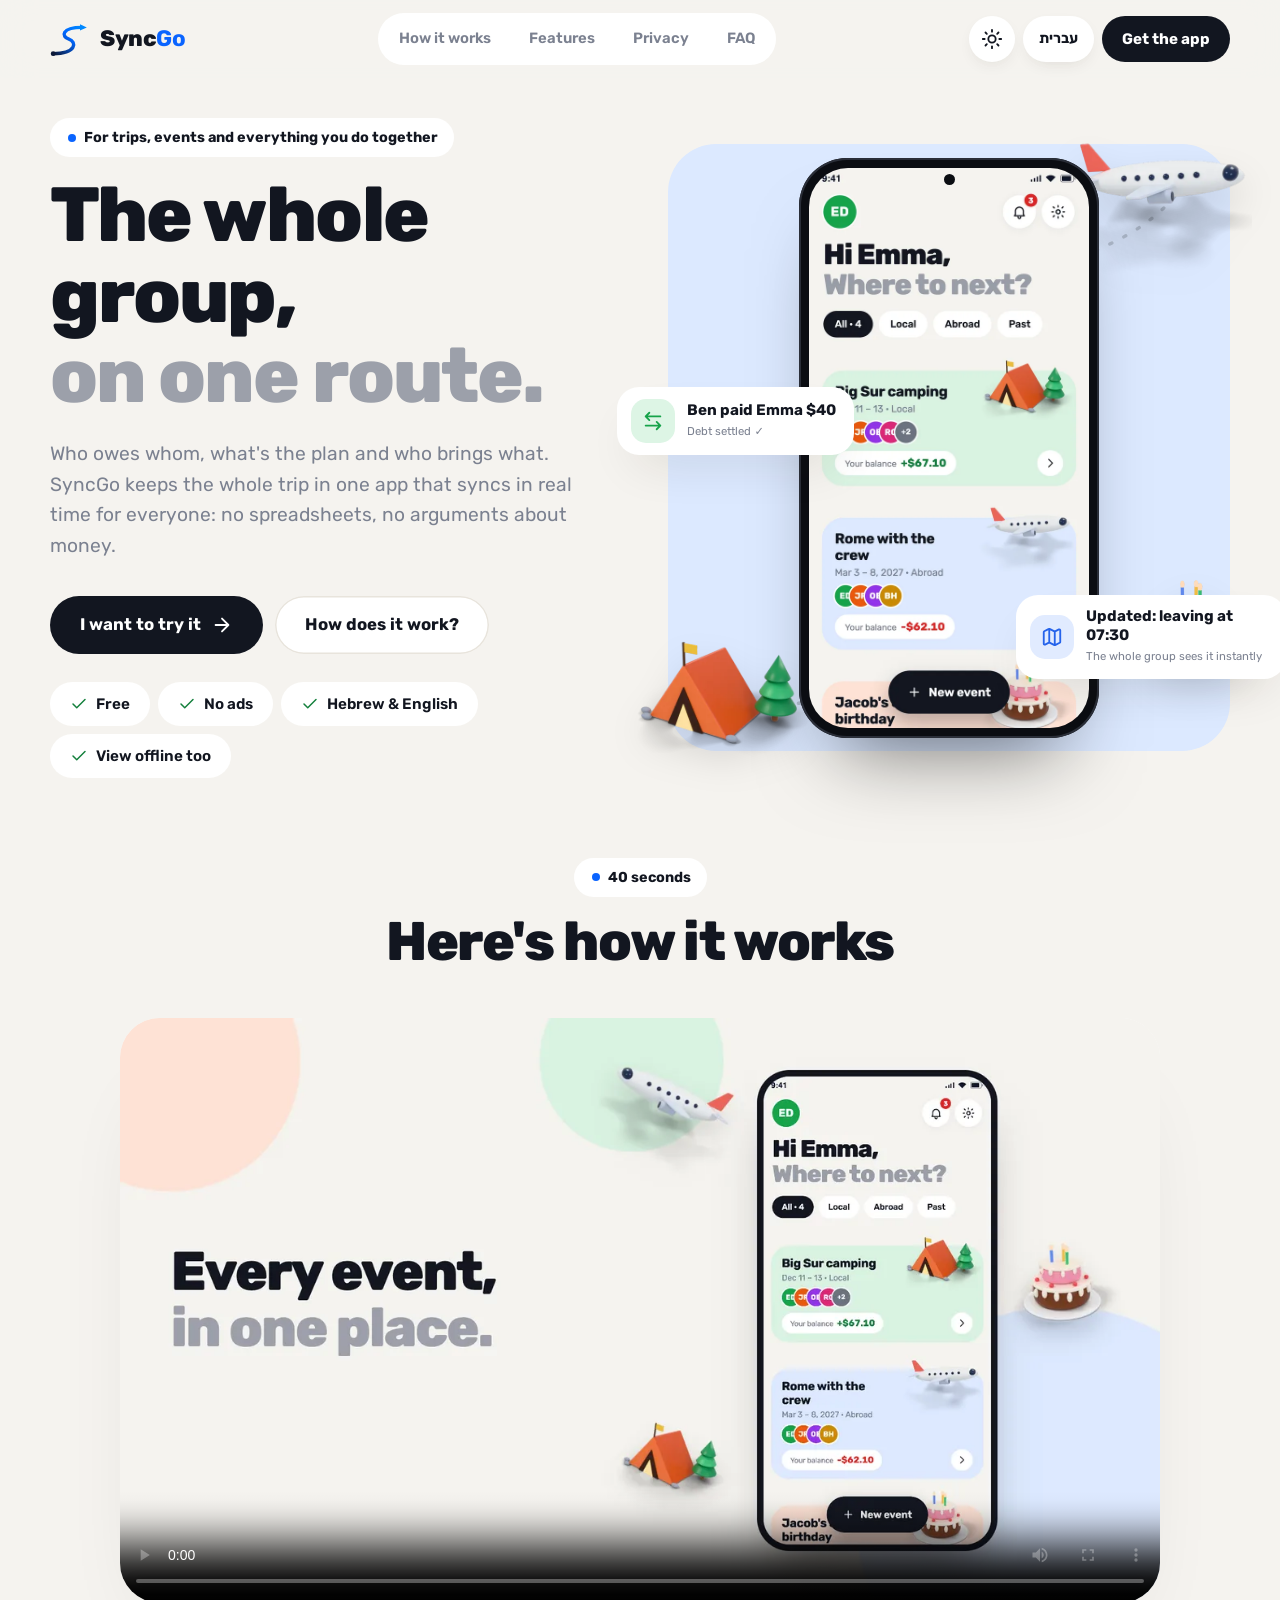
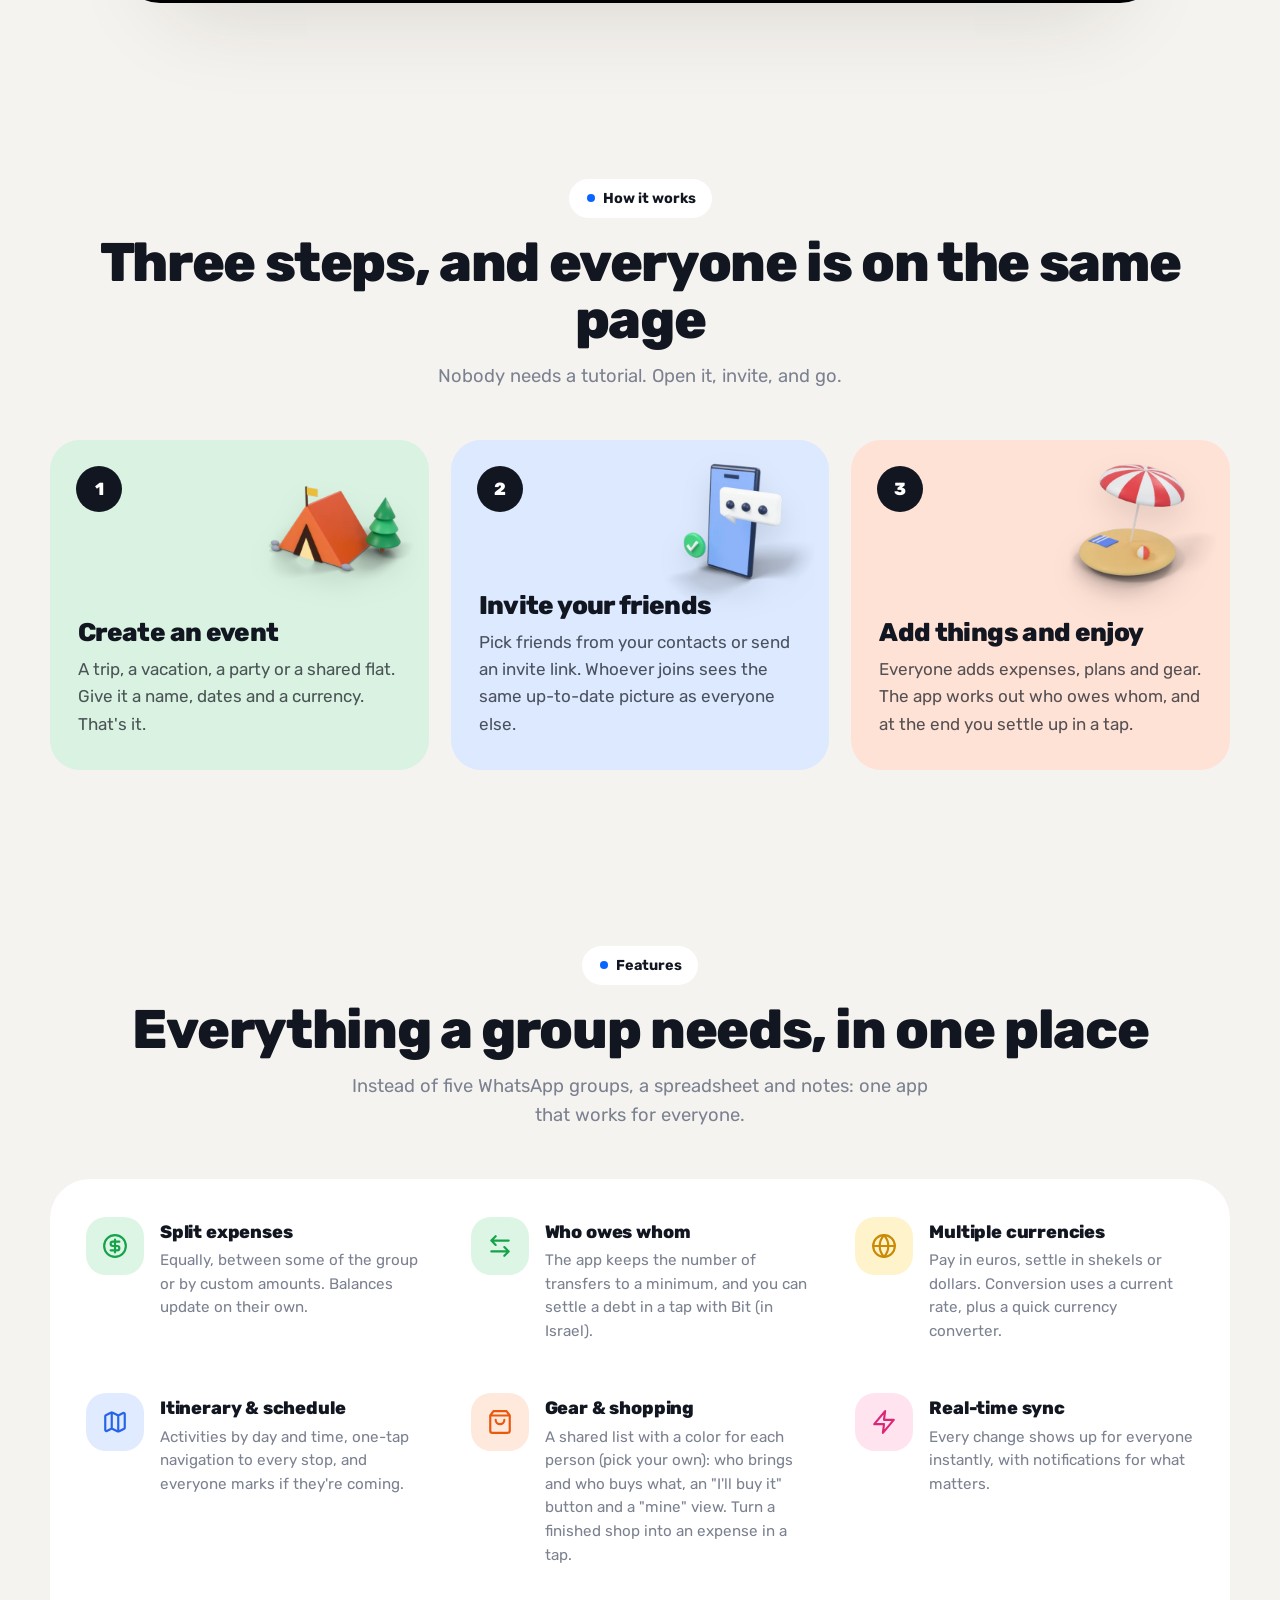
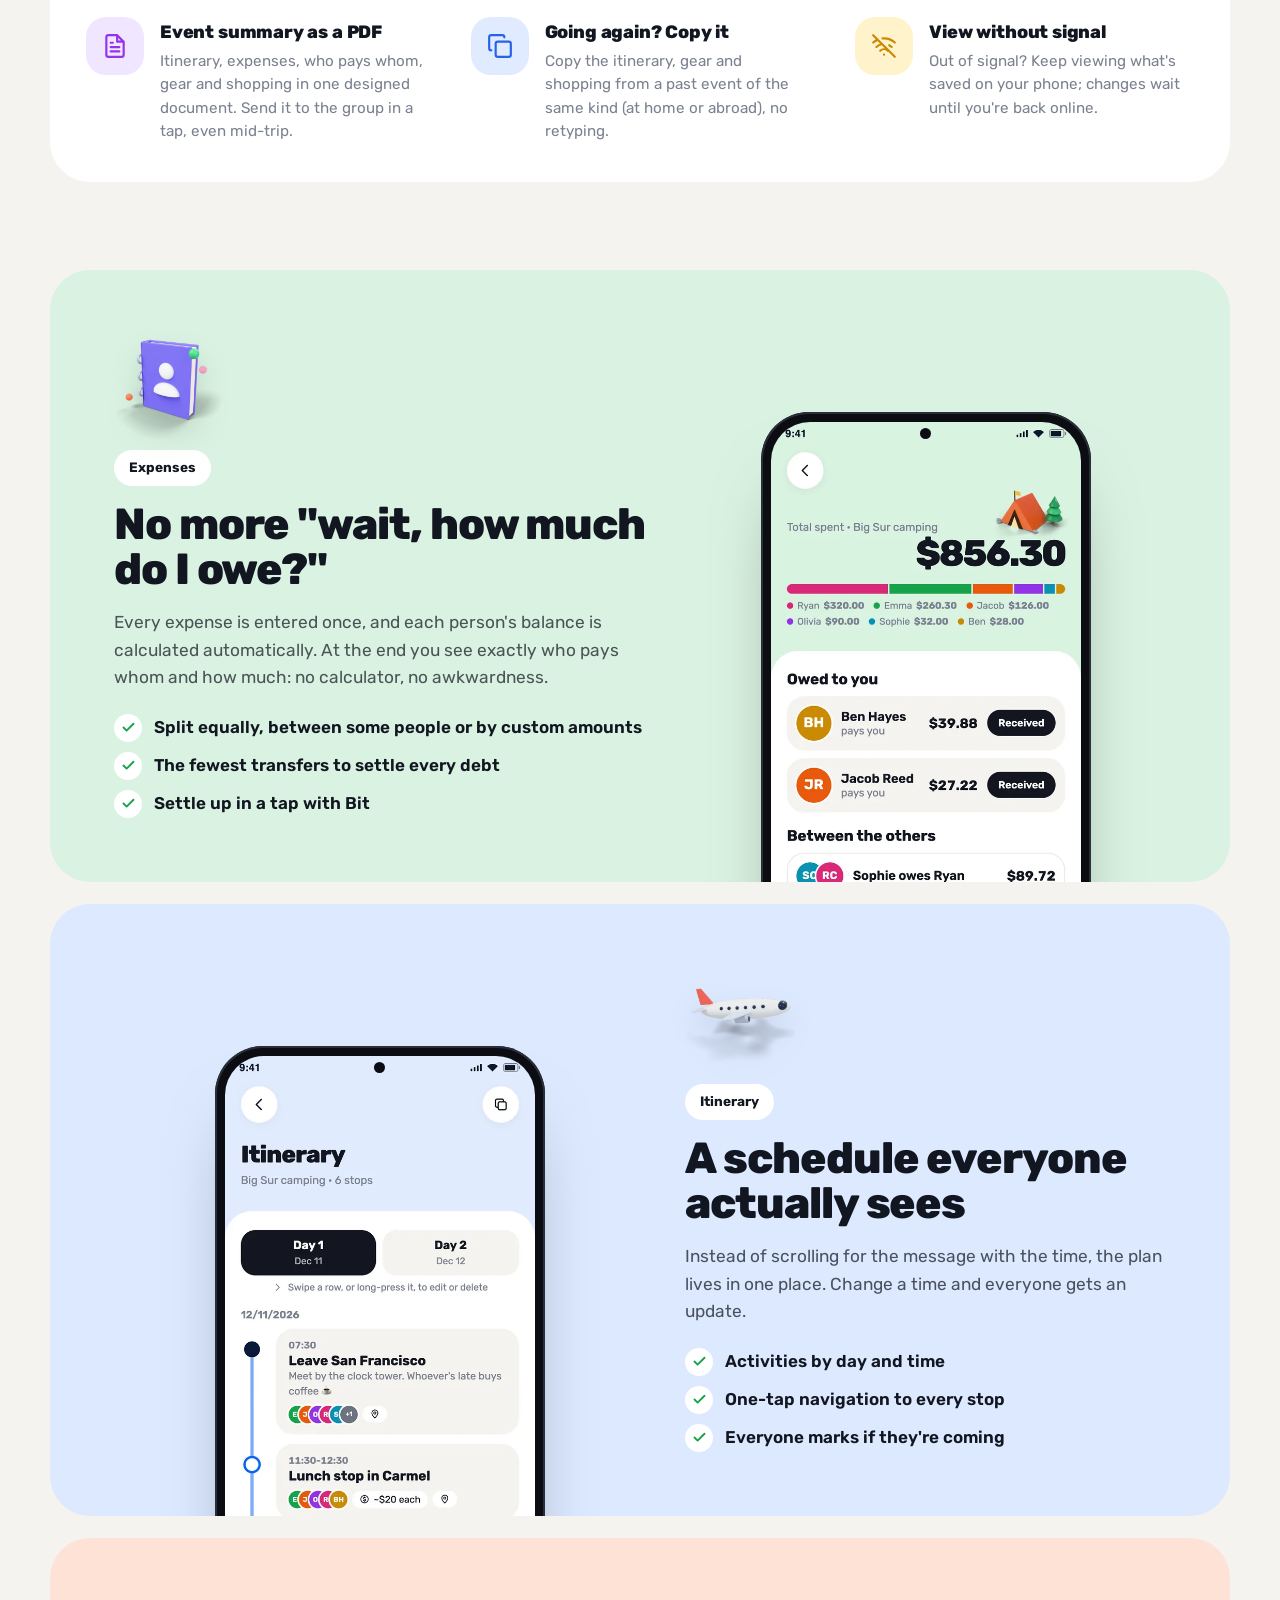
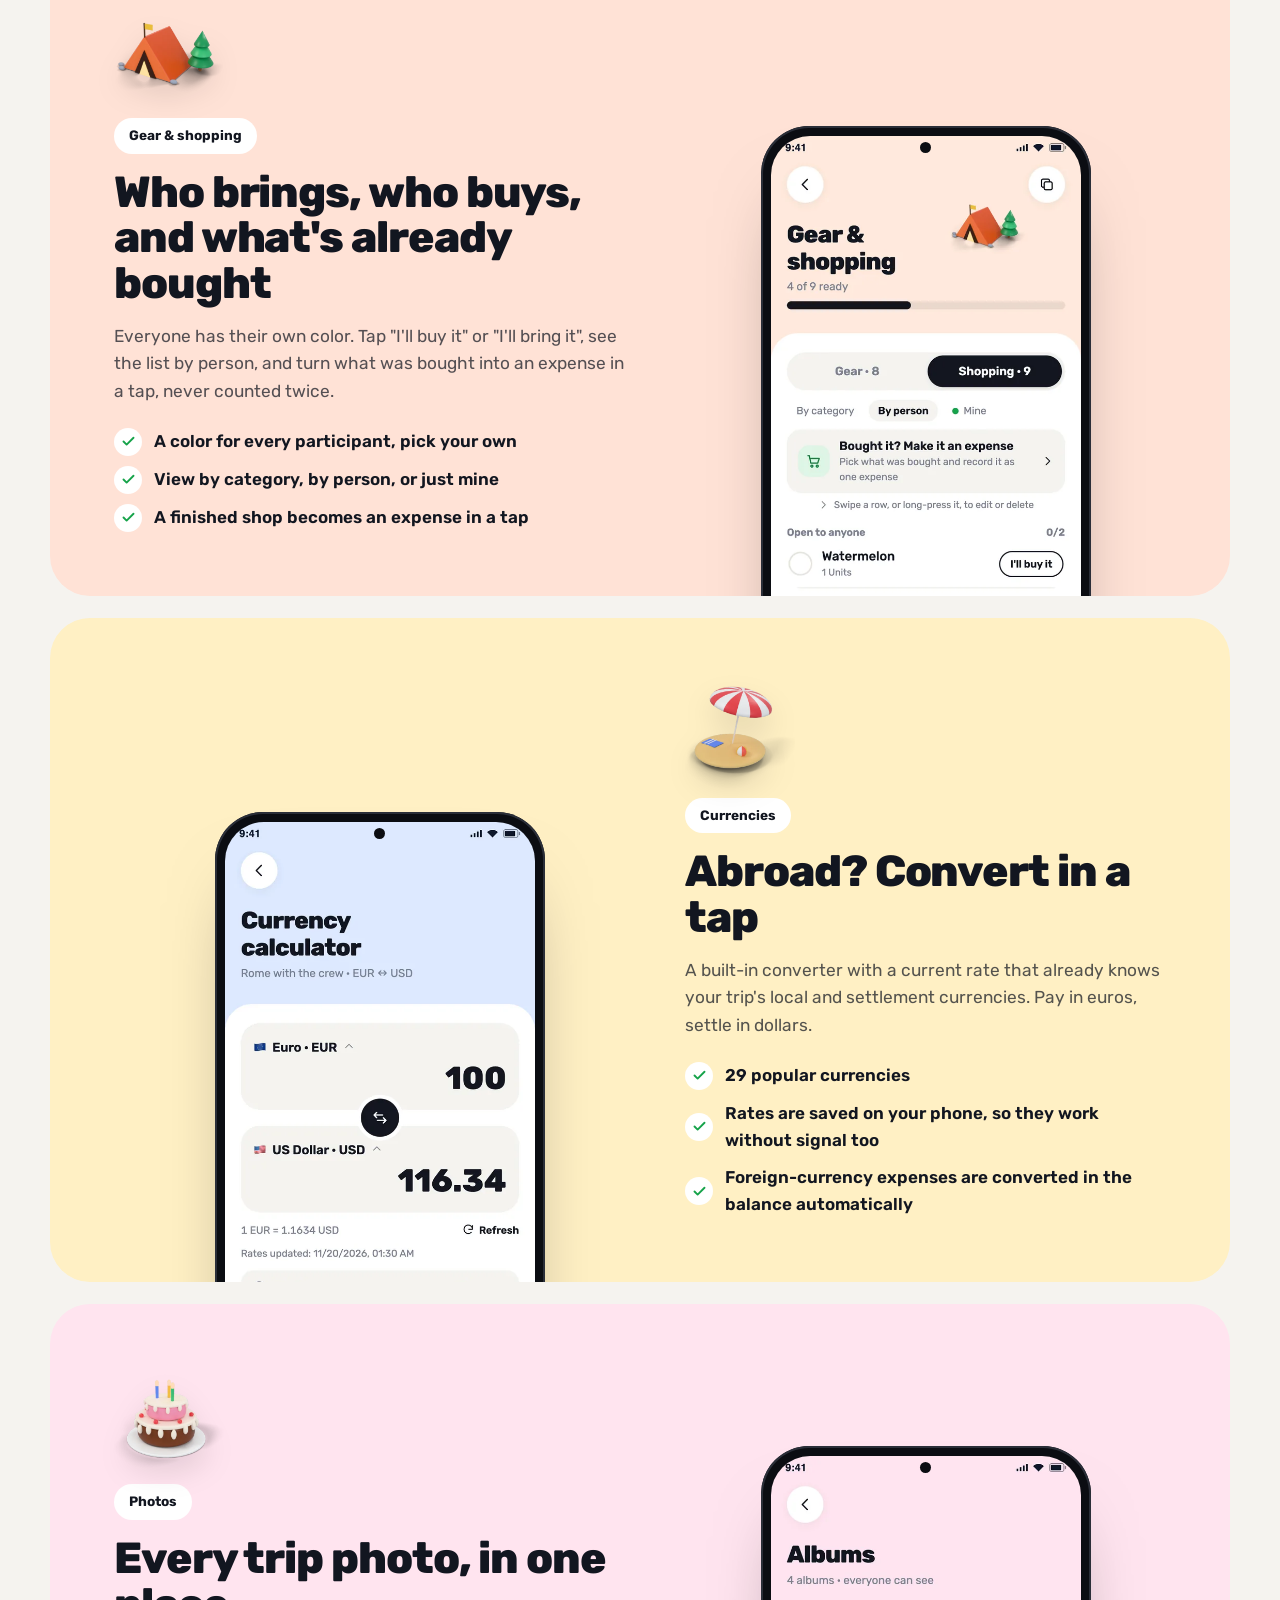
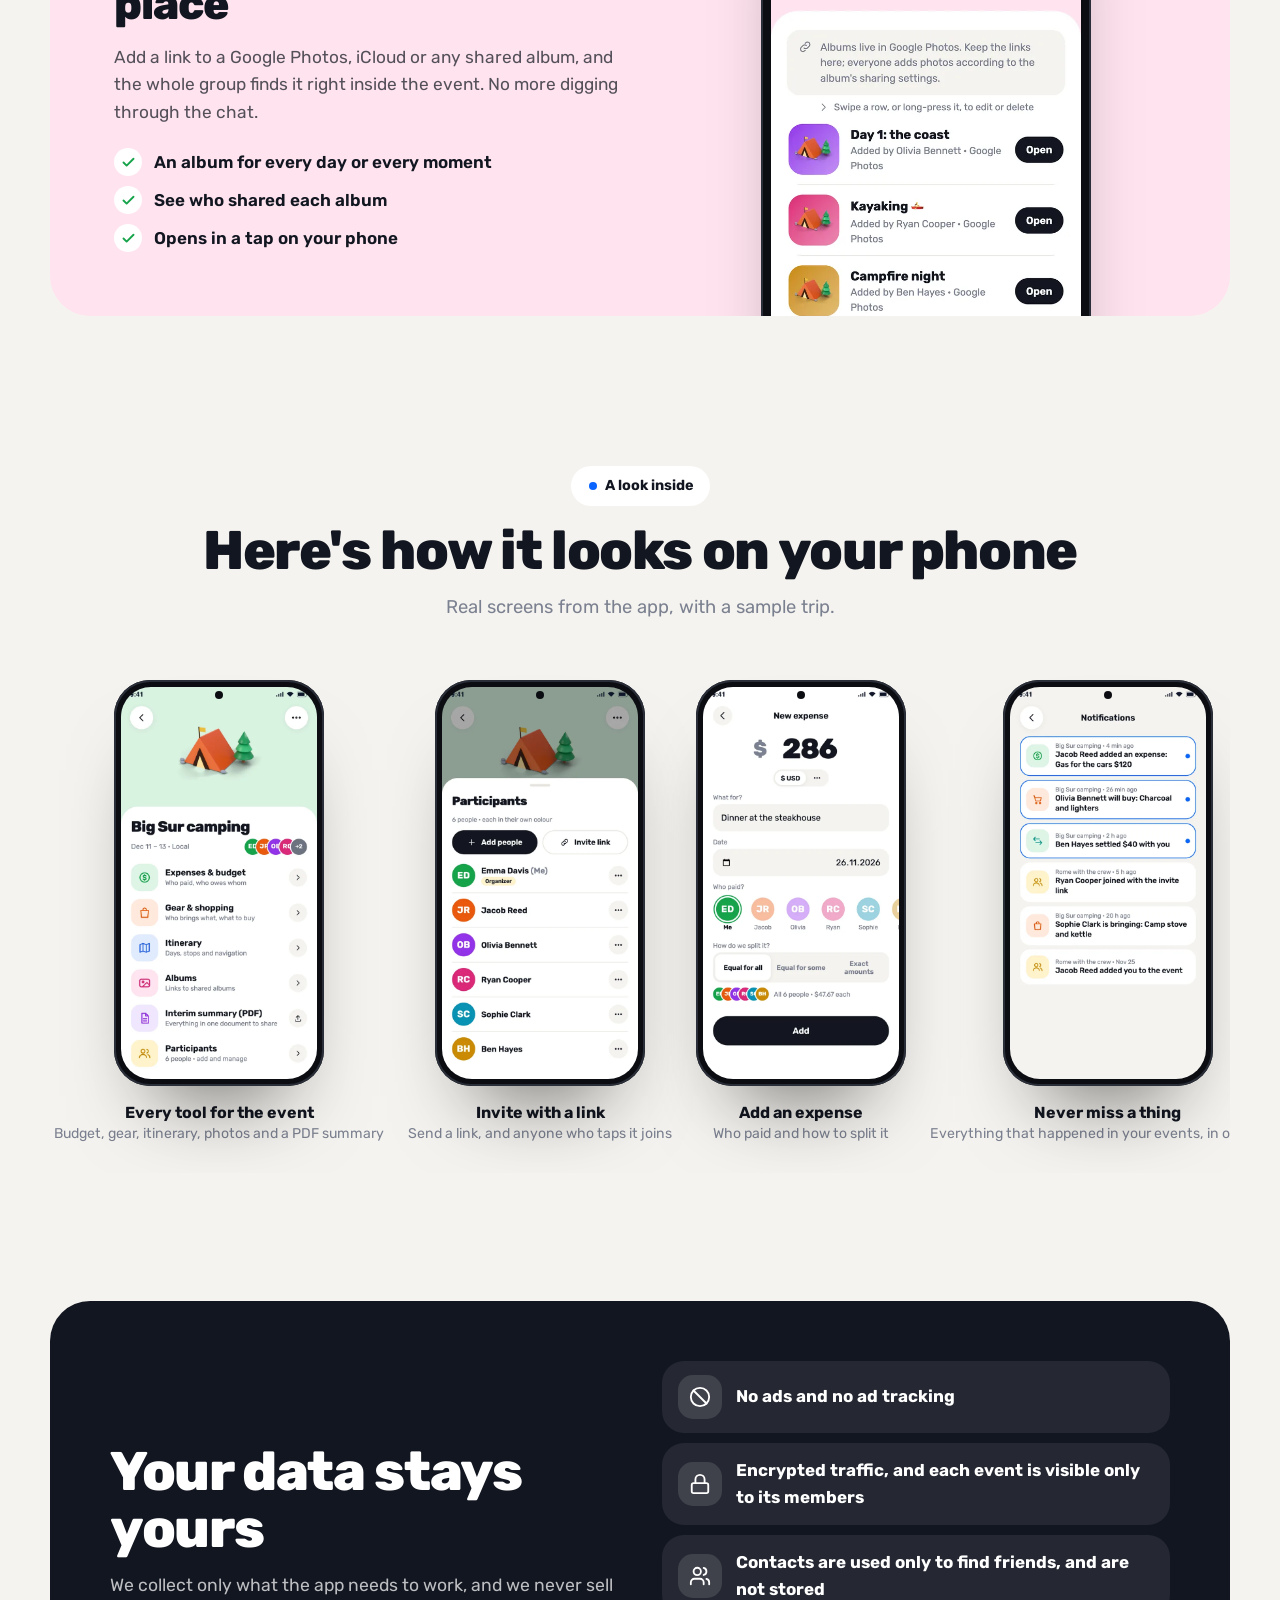
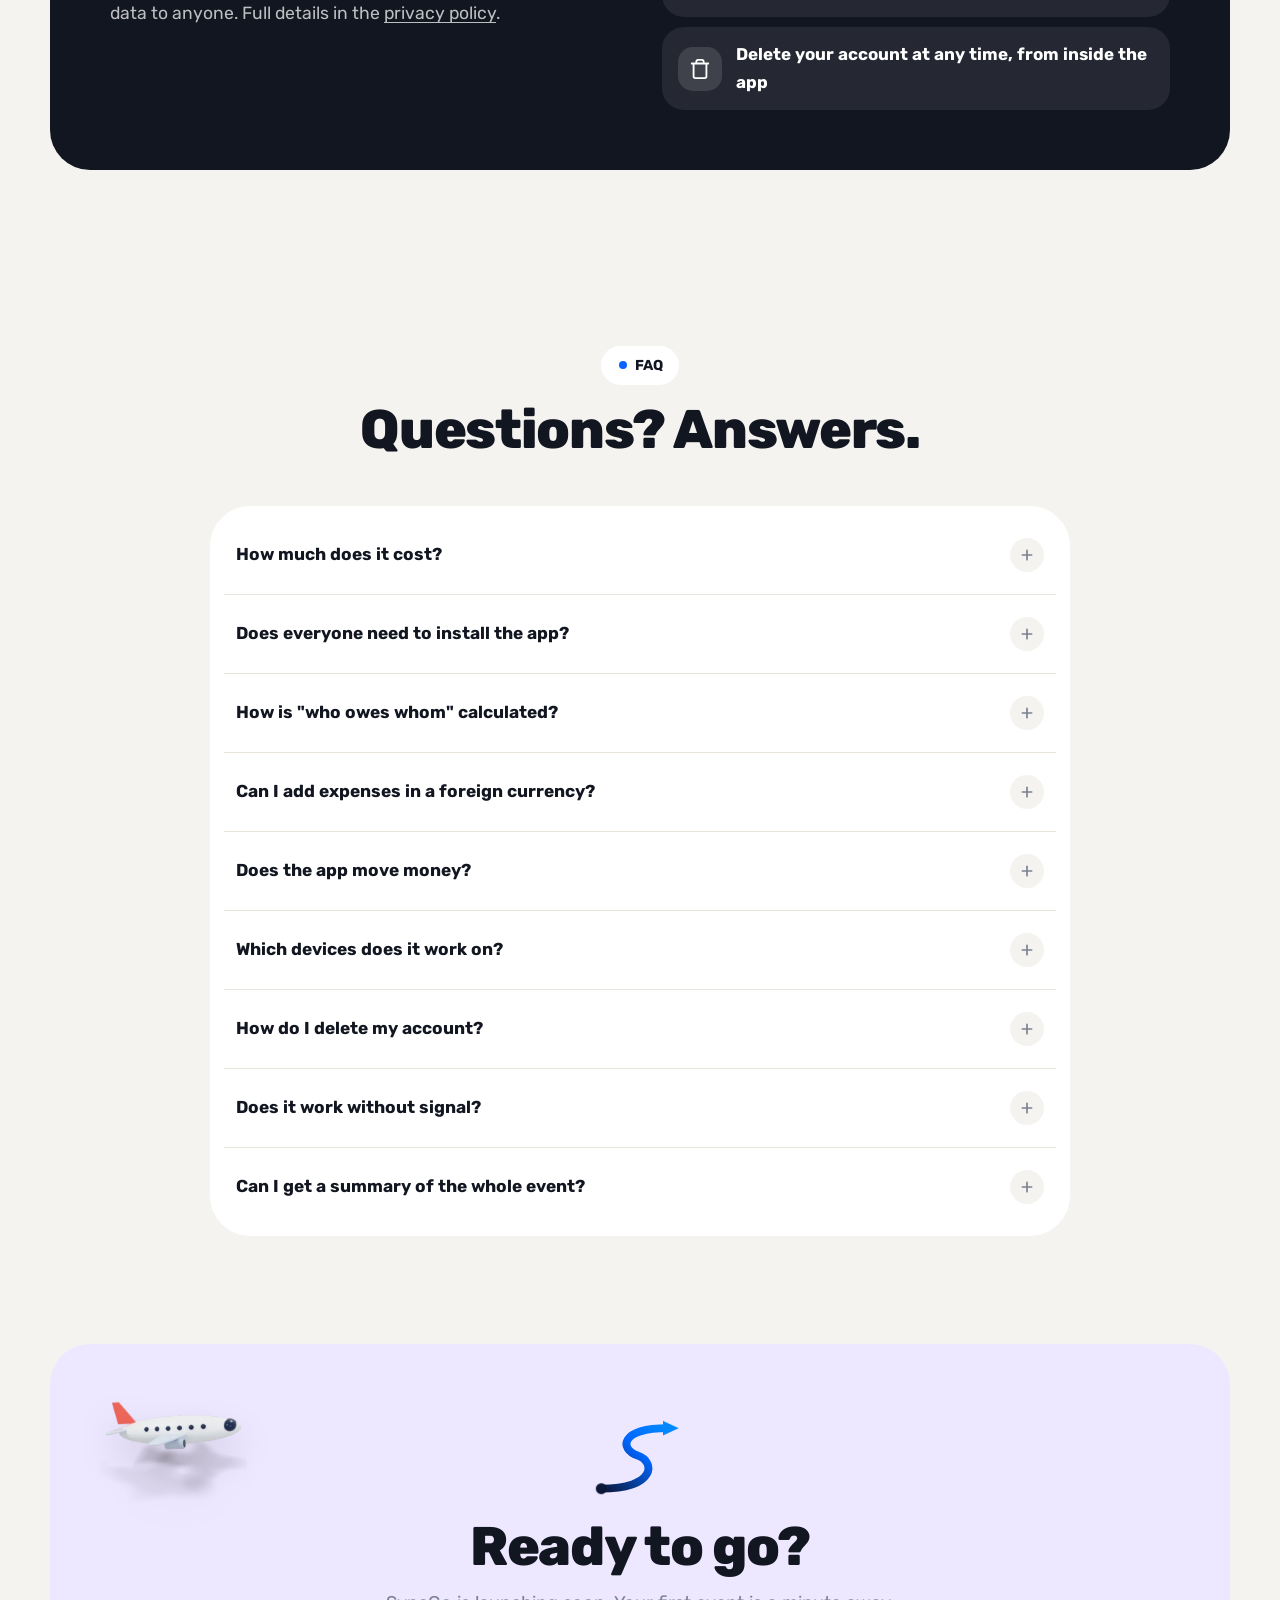
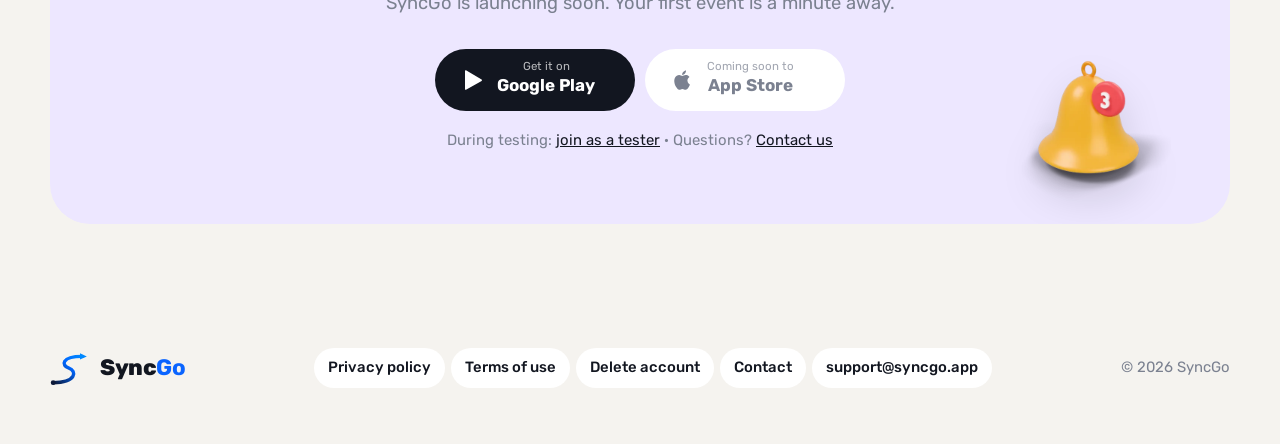
<file: index.html>
<!doctype html>
<html lang="he" dir="rtl">
<head>
<meta charset="utf-8">
<meta name="viewport" content="width=device-width,initial-scale=1,viewport-fit=cover">
<title>SyncGo · כל הקבוצה, באותו מסלול</title>
<meta name="description" content="SyncGo: תכנון טיולים ואירועים קבוצתיים וחלוקת הוצאות. מי חייב למי, מסלול, ציוד ואלבום משותף, מסונכרן בזמן אמת.">
<meta name="theme-color" content="#F5F3EF" media="(prefers-color-scheme: light)">
<meta name="theme-color" content="#0E1015" media="(prefers-color-scheme: dark)">
<link rel="icon" href="assets/img/logo.png">
<meta property="og:title" content="SyncGo · כל הקבוצה, באותו מסלול">
<meta property="og:description" content="תכנון טיולים ואירועים קבוצתיים וחלוקת הוצאות, מסונכרן בזמן אמת.">
<meta property="og:image" content="https://syncgo.app/assets/img/logo.png">
<meta property="og:url" content="https://syncgo.app/">
<style>
/* Rubik variable (SIL OFL 1.1, assets/fonts/OFL.txt): the same file the app ships, served from this site */
@font-face{font-family:'Rubik';src:url(assets/fonts/Rubik-VariableFont_wght.ttf) format('truetype');font-weight:300 900;font-display:swap}

/* Redesign C (2026-11-26): tokens = sync-gather/src/styles/_tokens.scss; keep in step with assets/css/pages.css */
:root{
  --bg:#F5F3EF;--sheet:#FFFFFF;--ink:#121620;--muted:#7B8190;--line:#E8E4DC;--soft:#F5F3EF;--shadow:rgba(40,30,20,.16);
  --btn:#121620;--btn-ink:#FFFFFF;--pos:#15803D;--brand:#0A64FF;--head2:#9CA0AA;
  --logo-start:#0C1838;--logo-mid:#0066FE;--logo-end:#0088FF;
  --h-tent:#D9F2E1;--h-plane:#DCE9FF;--h-cake:#FFE2D6;--h-umbrella:#FFF0C4;--h-mix:#EDE7FF;
  --s-exp:#DDF5E5;--s-gear:#FFE9DC;--s-route:#E1EBFF;--s-album:#FFE4EF;--s-pdf:#F0E6FF;--s-mem:#FFF3CC;
  --c-exp:#16A34A;--c-gear:#EA580C;--c-route:#2563EB;--c-album:#DB2777;--c-pdf:#9333EA;--c-mem:#CA8A04;
  --r-card:30px;--r-big:40px;--ease:cubic-bezier(.2,.8,.2,1);
  color-scheme:light;
}
@media (prefers-color-scheme:dark){:root:not([data-theme="light"]){
  --bg:#0E1015;--sheet:#171A21;--ink:#F2F4F7;--muted:#8C93A3;--line:#262A33;--soft:#1F232C;--shadow:rgba(0,0,0,.5);
  --btn:#F2F4F7;--btn-ink:#0E1015;--pos:#4ADE80;--brand:#4D9BFF;--head2:#5D6473;
  --logo-start:#7FB2FF;--logo-mid:#4D9BFF;--logo-end:#3FA2FF;
  --h-tent:#16301F;--h-plane:#172741;--h-cake:#3A221B;--h-umbrella:#372D14;--h-mix:#231F3A;
  --s-exp:#16301F;--s-gear:#3A2419;--s-route:#172741;--s-album:#3A1A2A;--s-pdf:#2A1F3D;--s-mem:#372D14;
  --c-exp:#4ADE80;--c-gear:#FB923C;--c-route:#60A5FA;--c-album:#F472B6;--c-pdf:#C084FC;--c-mem:#FACC15;
  color-scheme:dark;
}}
:root[data-theme="dark"]{
  --bg:#0E1015;--sheet:#171A21;--ink:#F2F4F7;--muted:#8C93A3;--line:#262A33;--soft:#1F232C;--shadow:rgba(0,0,0,.5);
  --btn:#F2F4F7;--btn-ink:#0E1015;--pos:#4ADE80;--brand:#4D9BFF;--head2:#5D6473;
  --logo-start:#7FB2FF;--logo-mid:#4D9BFF;--logo-end:#3FA2FF;
  --h-tent:#16301F;--h-plane:#172741;--h-cake:#3A221B;--h-umbrella:#372D14;--h-mix:#231F3A;
  --s-exp:#16301F;--s-gear:#3A2419;--s-route:#172741;--s-album:#3A1A2A;--s-pdf:#2A1F3D;--s-mem:#372D14;
  --c-exp:#4ADE80;--c-gear:#FB923C;--c-route:#60A5FA;--c-album:#F472B6;--c-pdf:#C084FC;--c-mem:#FACC15;
  color-scheme:dark;
}

*{box-sizing:border-box;margin:0;padding:0}
html{scroll-behavior:smooth;-webkit-text-size-adjust:100%}
body{font:17px/1.6 Rubik,system-ui,-apple-system,"Segoe UI",Arial,sans-serif;color:var(--ink);background:var(--bg);overflow-x:hidden;transition:background .3s}
a{color:inherit;text-decoration:none}
img{display:block;max-width:100%;height:auto}
main{overflow-x:clip}
button{font:inherit;color:inherit}
.wrap{width:min(1180px,100% - 32px);margin-inline:auto}
h1,h2,h3{line-height:1.05;letter-spacing:-.025em;font-weight:800}
h2{font-size:clamp(2.1rem,4.4vw,3.4rem)}
h2 em,h1 em{font-style:normal;color:var(--head2)}
.lead{font-size:1.15rem;color:var(--muted);max-width:600px}
.center{text-align:center}.center .lead{margin-inline:auto}
svg.i{width:22px;height:22px;fill:none;stroke:currentColor;stroke-width:2;stroke-linecap:round;stroke-linejoin:round;flex:none}
[dir="ltr"] .flipx{transform:scaleX(-1)}

/* buttons = app .sg-btn / .sg-ib / pills */
.btn{display:inline-flex;align-items:center;justify-content:center;gap:10px;height:58px;padding:0 30px;border-radius:999px;font-weight:700;font-size:1.05rem;border:0;cursor:pointer;transition:transform .2s var(--ease),opacity .2s;white-space:nowrap}
.btn:active{transform:scale(.97)}
.btn-dark{background:var(--btn);color:var(--btn-ink)}
.btn-dark:hover{opacity:.88}
.btn-line{background:var(--sheet);color:var(--ink);box-shadow:inset 0 0 0 1.5px var(--line)}
.btn-line:hover{box-shadow:inset 0 0 0 1.5px var(--ink)}
.btn-sm{height:46px;padding:0 20px;font-size:.95rem}
.ib{width:46px;height:46px;border-radius:50%;display:grid;place-items:center;background:var(--sheet);border:0;cursor:pointer;box-shadow:0 6px 18px -8px var(--shadow);transition:transform .2s var(--ease)}
.ib:active{transform:scale(.94)}
.pill{display:inline-flex;align-items:center;gap:8px;height:44px;padding:0 20px;border-radius:999px;background:var(--sheet);font-weight:600;font-size:.95rem}
.pill.on{background:var(--btn);color:var(--btn-ink)}
.pill svg.i{width:18px;height:18px;color:var(--pos)}
.pill.on svg.i{color:inherit}

/* logo (same geometry as sg-logo in the app) */
.logo{display:inline-block;width:40px;height:35px;flex:none}
.logo svg{width:100%;height:100%;overflow:visible}
.logo .r{fill:none;stroke-width:13;stroke-linecap:round}
.logo .d{fill:var(--logo-start)}.logo .a{fill:var(--logo-end)}
.logo.draw .r{stroke-dasharray:1 2;stroke-dashoffset:1;animation:dash 1.1s .3s cubic-bezier(.65,0,.35,1) forwards}
.logo.draw .d{transform-origin:40px 150px;transform:scale(0);animation:grow .35s ease-out forwards}
.logo.draw .a{transform-origin:155px 50px;transform:scale(0);animation:pop .4s 1.3s cubic-bezier(.3,1.6,.5,1) forwards}
@keyframes dash{to{stroke-dashoffset:0}}@keyframes grow{to{transform:scale(1)}}@keyframes pop{to{transform:scale(1)}}

/* header */
header{position:sticky;top:0;z-index:50;background:color-mix(in srgb,var(--bg) 82%,transparent);backdrop-filter:saturate(1.4) blur(16px);-webkit-backdrop-filter:saturate(1.4) blur(16px)}
.nav{display:flex;align-items:center;justify-content:space-between;height:78px;gap:12px}
.brand{display:flex;align-items:center;gap:10px;font-weight:800;font-size:1.4rem;letter-spacing:-.02em;color:var(--ink)}
.brand b{color:var(--brand)}
.links{display:flex;gap:6px;background:var(--sheet);padding:5px;border-radius:999px}
.links a{padding:9px 16px;border-radius:999px;font-weight:600;font-size:.93rem;color:var(--muted);transition:color .2s,background .2s}
.links a:hover{color:var(--ink);background:var(--soft)}
.nav-cta{display:flex;gap:8px;align-items:center}
.lang{width:auto;padding:0 16px;border-radius:999px;font-weight:700;font-size:.9rem}
.theme .moon{display:none}
:root[data-theme="dark"] .theme .sun{display:none}:root[data-theme="dark"] .theme .moon{display:block}
@media (prefers-color-scheme:dark){:root:not([data-theme="light"]) .theme .sun{display:none}:root:not([data-theme="light"]) .theme .moon{display:block}}

/* hero */
.hero{padding:40px 0 80px}
.hero-grid{display:grid;grid-template-columns:1fr 1fr;gap:56px;align-items:center}
.hero h1{font-size:clamp(2.9rem,6vw,5rem);margin:18px 0 22px}
.hero .lead{margin-bottom:34px;font-size:1.2rem}
.eyebrow{display:inline-flex;align-items:center;gap:8px;font-size:.9rem;font-weight:700;background:var(--sheet);padding:8px 16px 8px 18px;border-radius:999px}
.eyebrow i{width:8px;height:8px;border-radius:50%;background:var(--brand)}
.cta-row{display:flex;flex-wrap:wrap;gap:12px;margin-bottom:28px}
.trust{display:flex;flex-wrap:wrap;gap:8px}
.stage{position:relative;aspect-ratio:1/1.08;border-radius:48px;background:var(--h-plane);display:grid;place-items:center;overflow:visible}
.stage .route{position:absolute;inset:0;width:100%;height:100%;pointer-events:none}
.stage .route path{fill:none;stroke:var(--ink);stroke-opacity:.18;stroke-width:3;stroke-dasharray:2 12;stroke-linecap:round}
.obj{position:absolute;pointer-events:none;filter:drop-shadow(0 18px 18px rgba(0,0,0,.12));animation:bob 7s ease-in-out infinite}
.o-plane{width:34%;top:-6%;inset-inline-end:-4%}
.o-tent{width:32%;bottom:-6%;inset-inline-start:-6%;animation-delay:-2s}
.o-cake{width:22%;bottom:10%;inset-inline-end:-5%;animation-delay:-4s}
@keyframes bob{50%{transform:translateY(-12px)}}
.float{position:absolute;z-index:3;background:var(--sheet);border-radius:22px;box-shadow:0 22px 50px -20px var(--shadow);padding:12px 18px 12px 14px;font-size:.85rem;display:flex;gap:12px;align-items:center;animation:bob 6s ease-in-out infinite;max-width:270px}
.float b{display:block;font-size:.95rem;line-height:1.25}
.float small{color:var(--muted)}
.tile{width:44px;height:44px;border-radius:15px;display:grid;place-items:center;flex:none}
.f1{top:40%;inset-inline-start:-9%}
.f2{bottom:12%;inset-inline-end:-10%;animation-delay:-3s}

/* phone frame around real screenshots (1:2, status bar is inside the shot) */
.phone{position:relative;z-index:2;width:min(300px,64%);border-radius:48px;background:#0B0D12;padding:10px;box-shadow:0 50px 80px -40px rgba(0,0,0,.55),inset 0 0 0 2px #2A2E38}
.phone .screen{border-radius:39px;overflow:hidden;aspect-ratio:1/2;background:var(--sheet)}
.phone img{width:100%;height:100%;object-fit:cover}
.phone::after{content:"";position:absolute;top:16px;left:50%;width:11px;height:11px;margin-left:-5.5px;border-radius:50%;background:#0B0D12}

/* sections */
section{padding:88px 0}
.video{max-width:1040px;margin-inline:auto;border-radius:var(--r-big);overflow:hidden;background:var(--sheet);box-shadow:0 50px 90px -50px var(--shadow)}
.video video{display:block;width:100%;height:auto;aspect-ratio:16/9;background:#F5F3EF}
.sec-head{margin-bottom:48px}
.sec-head h2{margin:16px 0 14px}

/* steps: three pastel "event cards" joined by the route */
.steps{display:grid;grid-template-columns:repeat(3,1fr);gap:22px;position:relative}
.step{border-radius:var(--r-card);padding:30px 28px 32px;position:relative;min-height:330px;display:flex;flex-direction:column;justify-content:flex-end;overflow:hidden}
.step:nth-child(1){background:var(--h-tent)}.step:nth-child(2){background:var(--h-plane)}.step:nth-child(3){background:var(--h-cake)}
.step img{position:absolute;top:18px;inset-inline-end:14px;width:150px;filter:drop-shadow(0 14px 14px rgba(0,0,0,.1))}
.step .num{position:absolute;top:26px;inset-inline-start:26px;width:46px;height:46px;border-radius:50%;background:var(--btn);color:var(--btn-ink);font-weight:800;display:grid;place-items:center;font-size:1.1rem}
.step h3{font-size:1.6rem;margin-bottom:10px}
.step p{color:color-mix(in srgb,var(--ink) 72%,transparent)}

/* features: hub rows inside a sheet */
.sheet{background:var(--sheet);border-radius:var(--r-big);padding:16px}
.feats{display:grid;grid-template-columns:repeat(3,1fr);gap:6px}
.feat{display:flex;gap:16px;align-items:flex-start;padding:22px 20px;border-radius:24px;transition:background .2s}
.feat:hover{background:var(--soft)}
.feat .tile{width:58px;height:58px;border-radius:20px}
.feat .tile svg.i{width:26px;height:26px}
.feat h3{font-size:1.12rem;letter-spacing:-.01em;margin:4px 0 6px;line-height:1.25}
.feat p{color:var(--muted);font-size:.95rem;line-height:1.55}
.t-exp{background:var(--s-exp);color:var(--c-exp)}.t-gear{background:var(--s-gear);color:var(--c-gear)}
.t-route{background:var(--s-route);color:var(--c-route)}.t-album{background:var(--s-album);color:var(--c-album)}
.t-pdf{background:var(--s-pdf);color:var(--c-pdf)}.t-mem{background:var(--s-mem);color:var(--c-mem)}

/* showcase: one big pastel card per topic, the phone rises from the bottom edge */
.show{display:grid;grid-template-columns:1.05fr .95fr;gap:40px;align-items:center;border-radius:var(--r-big);padding:64px 64px 0;margin-bottom:22px;overflow:hidden;position:relative}
.show-text{padding-bottom:64px;position:relative;z-index:2}
.show-text .obj-s{width:110px;margin-bottom:6px;filter:drop-shadow(0 14px 14px rgba(0,0,0,.1))}
.show-text .tag{display:inline-block;font-weight:700;font-size:.85rem;background:var(--sheet);padding:7px 15px;border-radius:999px;margin-bottom:16px}
.show-text h3{font-size:clamp(1.9rem,3.4vw,2.8rem);margin-bottom:16px}
.show-text p{color:color-mix(in srgb,var(--ink) 72%,transparent);font-size:1.08rem;margin-bottom:22px;max-width:520px}
.ticks{list-style:none;display:grid;gap:10px}
.ticks li{display:flex;gap:12px;align-items:center;font-weight:600}
.ticks li::before{content:"";flex:none;width:28px;height:28px;border-radius:50%;background:var(--sheet) url("data:image/svg+xml,%3Csvg xmlns='http://www.w3.org/2000/svg' viewBox='0 0 24 24' fill='none' stroke='%2316A34A' stroke-width='3' stroke-linecap='round' stroke-linejoin='round'%3E%3Cpath d='M20 6 9 17l-5-5'/%3E%3C/svg%3E") center/15px no-repeat}
.show-visual{align-self:end;display:flex;justify-content:center}
.show-visual .phone{width:min(330px,100%);margin-bottom:-170px;border-bottom-left-radius:0;border-bottom-right-radius:0}
.show.flip .show-text{order:2}
.hue-exp{background:var(--h-tent)}.hue-route{background:var(--h-plane)}.hue-gear{background:var(--h-cake)}.hue-cur{background:var(--h-umbrella)}.hue-album{background:var(--s-album)}

/* screen strip */
.strip{display:flex;gap:24px;overflow-x:auto;scroll-snap-type:x mandatory;padding:10px 4px 30px;scrollbar-width:none}
.strip::-webkit-scrollbar{display:none}
.strip figure{flex:none;scroll-snap-align:center;display:flex;flex-direction:column;align-items:center;gap:16px;margin:0}
.strip .phone{width:210px;padding:7px;border-radius:36px}.strip .phone .screen{border-radius:30px}.strip .phone::after{top:11px;width:8px;height:8px;margin-left:-4px}
.strip figcaption{text-align:center;font-weight:700;font-size:1rem;line-height:1.35}
.strip figcaption small{display:block;font-weight:400;color:var(--muted);font-size:.88rem}

/* privacy: the dark "button" colour as a big card */
.priv{background:var(--btn);color:var(--btn-ink);border-radius:var(--r-big);padding:60px;display:grid;grid-template-columns:1fr 1fr;gap:44px;align-items:center}
.priv h2{margin-bottom:14px}
.priv p{opacity:.72;font-size:1.1rem}
.priv a{text-decoration:underline;text-underline-offset:3px}
.priv ul{list-style:none;display:grid;gap:10px}
.priv li{display:flex;gap:14px;align-items:center;padding:14px 16px;border-radius:22px;background:color-mix(in srgb,var(--btn-ink) 8%,transparent);font-weight:600}
.priv li .tile{width:44px;height:44px;border-radius:15px;background:color-mix(in srgb,var(--btn-ink) 12%,transparent)}

/* faq: rows in a sheet, like the settings screen */
.faq{max-width:860px;margin-inline:auto;background:var(--sheet);border-radius:var(--r-big);padding:10px 14px}
details{border-bottom:1px solid var(--line)}
details:last-child{border-bottom:0}
summary{cursor:pointer;list-style:none;font-weight:700;padding:22px 12px;display:flex;justify-content:space-between;align-items:center;gap:16px;font-size:1.08rem}
summary::-webkit-details-marker{display:none}
summary::after{content:"";flex:none;width:34px;height:34px;border-radius:50%;background:var(--soft) url("data:image/svg+xml,%3Csvg xmlns='http://www.w3.org/2000/svg' viewBox='0 0 24 24' fill='none' stroke='%237B8190' stroke-width='2.5' stroke-linecap='round'%3E%3Cpath d='M5 12h14M12 5v14'/%3E%3C/svg%3E") center/16px no-repeat;transition:transform .25s var(--ease)}
details[open] summary::after{transform:rotate(45deg)}
details p{padding:0 12px 22px;color:var(--muted)}
details a{color:var(--brand)}

/* download */
.final{text-align:center;background:var(--h-mix);border-radius:var(--r-big);padding:72px 24px;position:relative;overflow:hidden}
.final .logo{display:block;width:92px;height:80px;margin:0 auto 22px}
.js-on .final .logo:not(.draw) svg{visibility:hidden}   /* drawn by site.js when it comes into view */
.final h2{margin-bottom:14px}
.final .lead{margin:0 auto 30px}
.stores{display:flex;flex-wrap:wrap;gap:10px;justify-content:center}
.store{display:inline-flex;align-items:center;gap:12px;height:62px;padding:0 26px;border-radius:999px;background:var(--btn);color:var(--btn-ink);min-width:200px}
.store.off{background:var(--sheet);color:var(--muted)}
.store svg{width:24px;height:24px;flex:none}
.store small{display:block;font-size:.72rem;opacity:.7;line-height:1.1}
.store span{font-weight:700;line-height:1.2;text-align:start}
.tester{margin-top:18px;font-size:.93rem;color:var(--muted)}.tester a{text-decoration:underline;color:var(--ink)}
.final .obj{width:150px}
.final .o1{top:30px;inset-inline-start:4%}.final .o2{bottom:20px;inset-inline-end:5%;animation-delay:-3s}

footer{padding:36px 0 56px;color:var(--muted);font-size:.93rem}
.foot{display:flex;flex-wrap:wrap;gap:20px;justify-content:space-between;align-items:center}
.foot nav{display:flex;flex-wrap:wrap;gap:6px}
.foot nav a{padding:8px 14px;border-radius:999px;background:var(--sheet);color:var(--ink);font-weight:500}
.foot nav a:hover{background:var(--btn);color:var(--btn-ink)}

/* reveal (as the app's sg-in) */
/* hidden only once the script is known to run (it adds .in on scroll); if it fails, everything stays visible */
.js-on .rv{opacity:0;transform:translateY(22px);transition:opacity .7s var(--ease),transform .7s var(--ease)}
.rv.in{opacity:1;transform:none}
@media (prefers-reduced-motion:reduce){*{animation:none!important;transition:none!important;scroll-behavior:auto!important}.rv{opacity:1;transform:none}.logo.draw .r{stroke-dashoffset:0}.logo.draw .d,.logo.draw .a{transform:none}}

/* responsive */
@media (max-width:1000px){
  .hero-grid,.priv{grid-template-columns:1fr}
  .hero{padding-top:20px}
  .stage{max-width:520px;width:100%;margin:20px auto 0}
  .links{display:none}
  .feats{grid-template-columns:1fr 1fr}
  .show{grid-template-columns:1fr;padding:40px 28px 0}
  .show.flip .show-text{order:0}
  .show-text{padding-bottom:12px}
  .show-visual .phone{margin-bottom:-120px;width:min(290px,80%)}
  .show{padding-bottom:0}
  .priv{padding:40px 26px}
}
@media (max-width:700px){
  body{font-size:16px}
  .steps,.feats{grid-template-columns:1fr}
  .step{min-height:270px}.step img{width:120px}
  section{padding:64px 0}
  .float{display:none}
  .nav-cta .btn-dark{display:none}
  .hero .cta-row .btn{flex:1}
  .show-text .obj-s{width:84px}
  .stores{flex-direction:column;align-items:stretch;max-width:320px;margin-inline:auto}
  .store{justify-content:center}
  .final .obj{width:90px}.final .o1{top:12px}.final .o2{display:none}
  .sheet{padding:8px}
}
</style>
</head>
<body>

<!-- icons (lucide-style, same family as the app's sg-icon) -->
<svg width="0" height="0" style="position:absolute" aria-hidden="true">
  <symbol id="i-coin" viewBox="0 0 24 24"><circle cx="12" cy="12" r="10"/><path d="M16 8h-6a2 2 0 1 0 0 4h4a2 2 0 1 1 0 4H8M12 18V6"/></symbol>
  <symbol id="i-swap" viewBox="0 0 24 24"><path d="M8 3 4 7l4 4M4 7h16M16 21l4-4-4-4M20 17H4"/></symbol>
  <symbol id="i-globe" viewBox="0 0 24 24"><circle cx="12" cy="12" r="10"/><path d="M12 2a14.5 14.5 0 0 0 0 20 14.5 14.5 0 0 0 0-20M2 12h20"/></symbol>
  <symbol id="i-map" viewBox="0 0 24 24"><path d="M14.1 5.55a2 2 0 0 0 1.8 0l3.65-1.83A1 1 0 0 1 21 4.62v12.76a1 1 0 0 1-.55.9l-4.55 2.27a2 2 0 0 1-1.8 0l-4.2-2.1a2 2 0 0 0-1.8 0l-3.65 1.83A1 1 0 0 1 3 19.38V6.62a1 1 0 0 1 .55-.9L8.1 3.45a2 2 0 0 1 1.8 0zM15 5.76v15M9 3.24v15"/></symbol>
  <symbol id="i-bag" viewBox="0 0 24 24"><path d="M6 2 3 6v14a2 2 0 0 0 2 2h14a2 2 0 0 0 2-2V6l-3-4zM3 6h18M16 10a4 4 0 0 1-8 0"/></symbol>
  <symbol id="i-zap" viewBox="0 0 24 24"><path d="M13 2 3 14h9l-1 8 10-12h-9l1-8z"/></symbol>
  <symbol id="i-doc" viewBox="0 0 24 24"><path d="M14 2H6a2 2 0 0 0-2 2v16a2 2 0 0 0 2 2h12a2 2 0 0 0 2-2V8zM14 2v6h6M16 13H8M16 17H8M10 9H8"/></symbol>
  <symbol id="i-copy" viewBox="0 0 24 24"><rect x="8" y="8" width="14" height="14" rx="2"/><path d="M4 16a2 2 0 0 1-2-2V4a2 2 0 0 1 2-2h10a2 2 0 0 1 2 2"/></symbol>
  <symbol id="i-wifioff" viewBox="0 0 24 24"><path d="M12 20h.01M8.5 16.43a5 5 0 0 1 7 0M2 8.82a15 15 0 0 1 4.17-2.65M10.66 5c4.01-.36 8.14.9 11.34 3.76M16.85 11.25a10 10 0 0 1 2.22 1.68M5 12.86a10 10 0 0 1 5.17-2.69M2 2l20 20"/></symbol>
  <symbol id="i-ban" viewBox="0 0 24 24"><circle cx="12" cy="12" r="10"/><path d="m4.9 4.9 14.2 14.2"/></symbol>
  <symbol id="i-lock" viewBox="0 0 24 24"><rect x="3" y="11" width="18" height="11" rx="2"/><path d="M7 11V7a5 5 0 0 1 10 0v4"/></symbol>
  <symbol id="i-users" viewBox="0 0 24 24"><path d="M16 21v-2a4 4 0 0 0-4-4H6a4 4 0 0 0-4 4v2"/><circle cx="9" cy="7" r="4"/><path d="M22 21v-2a4 4 0 0 0-3-3.87M16 3.13a4 4 0 0 1 0 7.75"/></symbol>
  <symbol id="i-trash" viewBox="0 0 24 24"><path d="M3 6h18M19 6v14c0 1-1 2-2 2H7c-1 0-2-1-2-2V6M8 6V4c0-1 1-2 2-2h4c1 0 2 1 2 2"/></symbol>
  <symbol id="i-check" viewBox="0 0 24 24"><path d="M20 6 9 17l-5-5"/></symbol>
  <symbol id="i-sun" viewBox="0 0 24 24"><circle cx="12" cy="12" r="4"/><path d="M12 2v2M12 20v2M4.93 4.93l1.41 1.41M17.66 17.66l1.41 1.41M2 12h2M20 12h2M6.34 17.66l-1.41 1.41M19.07 4.93l-1.41 1.41"/></symbol>
  <symbol id="i-moon" viewBox="0 0 24 24"><path d="M12 3a6 6 0 0 0 9 9 9 9 0 1 1-9-9Z"/></symbol>
  <symbol id="i-arrow" viewBox="0 0 24 24"><path d="M19 12H5M12 19l-7-7 7-7"/></symbol>
  <symbol id="i-link" viewBox="0 0 24 24"><path d="M10 13a5 5 0 0 0 7.54.54l3-3a5 5 0 0 0-7.07-7.07l-1.72 1.71M14 11a5 5 0 0 0-7.54-.54l-3 3a5 5 0 0 0 7.07 7.07l1.71-1.71"/></symbol>
  <defs><linearGradient id="lg" x1="0%" y1="100%" x2="100%" y2="0%"><stop offset="0%" stop-color="var(--logo-start)"/><stop offset="60%" stop-color="var(--logo-mid)"/><stop offset="100%" stop-color="var(--logo-end)"/></linearGradient></defs>
</svg>

<header id="hdr">
  <div class="wrap nav">
    <a class="brand" href="#top" aria-label="SyncGo"><span class="logo"><svg viewBox="28 30 152 132" aria-hidden="true"><path class="r" pathLength="1" d="M 40,150 C 130,150 130,105 100,95 C 70,85 70,50 150,50" stroke="url(#lg)"/><circle class="d" cx="40" cy="150" r="9"/><polygon class="a" points="142,38 168,50 142,62"/></svg></span><span dir="ltr">Sync<b>Go</b></span></a>
    <nav class="links" aria-label="Main">
      <a href="#how" data-t="nav_how">איך זה עובד</a>
      <a href="#features" data-t="nav_feat">יכולות</a>
      <a href="#privacy" data-t="nav_priv">פרטיות</a>
      <a href="#faq" data-t="nav_faq">שאלות נפוצות</a>
    </nav>
    <div class="nav-cta">
      <button class="ib theme" id="theme" type="button" aria-label="Dark mode"><svg class="i sun"><use href="#i-sun"/></svg><svg class="i moon"><use href="#i-moon"/></svg></button>
      <button class="ib lang" id="lang" type="button" aria-label="Language">English</button>
      <a class="btn btn-dark btn-sm" href="#download" data-t="nav_cta">להורדה</a>
    </div>
  </div>
</header>

<main id="top">
  <!-- HERO: the app's home greeting ("היי נועה, / לאן הפעם?") as the headline style -->
  <section class="hero">
    <div class="wrap hero-grid">
      <div class="rv">
        <span class="eyebrow"><i></i><span data-t="h_eyebrow">לטיולים, אירועים וכל מה שעושים ביחד</span></span>
        <h1 data-t="h1" data-html>כל הקבוצה,<br><em>באותו מסלול.</em></h1>
        <p class="lead" data-t="h_sub">מי חייב למי, מה המסלול ומי מביא מה. SyncGo מרכזת את כל הטיול באפליקציה אחת שמסתנכרנת בזמן אמת אצל כולם, בלי אקסלים ובלי ריבים על חשבונות.</p>
        <div class="cta-row">
          <a class="btn btn-dark" href="#download"><span data-t="h_cta">אני רוצה לנסות</span><svg class="i flipx"><use href="#i-arrow"/></svg></a>
          <a class="btn btn-line" href="#how" data-t="h_cta2">איך זה עובד?</a>
        </div>
        <div class="trust">
          <span class="pill"><svg class="i"><use href="#i-check"/></svg><span data-t="t1">חינם</span></span>
          <span class="pill"><svg class="i"><use href="#i-check"/></svg><span data-t="t2">בלי פרסומות</span></span>
          <span class="pill"><svg class="i"><use href="#i-check"/></svg><span data-t="t3">עברית ואנגלית</span></span>
          <span class="pill"><svg class="i"><use href="#i-check"/></svg><span data-t="t4">צפייה גם בלי קליטה</span></span>
        </div>
      </div>

      <div class="stage rv">
        <svg class="route" viewBox="0 0 500 540" preserveAspectRatio="none" aria-hidden="true"><path d="M60 500 C 300 500 320 380 250 330 C 170 270 140 160 300 120 C 400 95 440 70 470 20"/></svg>
        <img class="obj o-plane" src="assets/img/objects/plane.webp" alt="" width="400" height="400">
        <img class="obj o-tent" src="assets/img/objects/tent.webp" alt="" width="400" height="400">
        <img class="obj o-cake" src="assets/img/objects/cake.webp" alt="" width="400" height="400">
        <div class="float f1"><span class="tile t-exp"><svg class="i"><use href="#i-swap"/></svg></span><div><b data-t="fl1b">איתי העביר לנועה ₪120</b><small data-t="fl1s">החוב נסגר ✓</small></div></div>
        <div class="float f2"><span class="tile t-route"><svg class="i"><use href="#i-map"/></svg></span><div><b data-t="fl2b">עודכן: יציאה ב-07:30</b><small data-t="fl2s">כל הקבוצה רואה מיד</small></div></div>
        <div class="phone"><div class="screen"><img class="shot" data-shot="01-trips" data-ta="alt_01" src="assets/img/screens/he/01-trips.webp" width="600" height="1200" alt="מסך האירועים והטיולים שלי ב-SyncGo, עם המאזן בכל אירוע" fetchpriority="high" decoding="async"></div></div>
      </div>
    </div>
  </section>

  <!-- VIDEO: the launch video (~40 s, narrated, with background music). Loads only when played (preload="none"); site.js swaps he/en. -->
  <section id="video" style="padding-top:0">
    <div class="wrap">
      <div class="sec-head center rv">
        <span class="eyebrow"><i></i><span data-t="vid_eb">40 שניות</span></span>
        <h2 data-t="vid_h">ככה זה עובד</h2>
      </div>
      <div class="video rv"><video id="promo" data-l="he" controls playsinline preload="none" width="1920" height="1080"
        poster="assets/video/syncgo-he-poster.webp?v=20261127" aria-label="סרטון קצר על SyncGo: הוצאות, קישור הזמנה, ציוד, מסלול, אלבומים וסיכום PDF">
        <source src="assets/video/syncgo-he.mp4?v=20261127m" type="video/mp4"></video></div>
    </div>
  </section>

  <!-- HOW IT WORKS -->
  <section id="how">
    <div class="wrap">
      <div class="sec-head center rv">
        <span class="eyebrow"><i></i><span data-t="how_eb">איך זה עובד</span></span>
        <h2 data-t="how_h">שלושה צעדים, וכולם על אותו דף</h2>
        <p class="lead" data-t="how_p">לא צריך להסביר לאף אחד איך משתמשים. פותחים, מזמינים ומתחילים.</p>
      </div>
      <div class="steps">
        <div class="step rv"><span class="num">1</span><img src="assets/img/objects/tent.webp" alt="" width="400" height="400"><h3 data-t="s1t">פותחים אירוע</h3><p data-t="s1d">טיול, חופשה, מסיבה או דירה משותפת. נותנים שם, תאריכים ומטבע, וזהו.</p></div>
        <div class="step rv"><span class="num">2</span><img src="assets/img/objects/phone.webp" alt="" width="400" height="400"><h3 data-t="s2t">מזמינים את החבר׳ה</h3><p data-t="s2d">בוחרים חברים מאנשי הקשר או שולחים קישור הזמנה. מי שמצטרף רואה מיד את אותה תמונה מעודכנת כמו כולם.</p></div>
        <div class="step rv"><span class="num">3</span><img src="assets/img/objects/umbrella.webp" alt="" width="400" height="400"><h3 data-t="s3t">רושמים ונהנים</h3><p data-t="s3d">כל אחד מוסיף הוצאות, פעילויות וציוד. האפליקציה מחשבת מי חייב למי, ובסוף סוגרים חשבון בלחיצה.</p></div>
      </div>
    </div>
  </section>

  <!-- FEATURES: the trip-hub tool rows -->
  <section id="features">
    <div class="wrap">
      <div class="sec-head center rv">
        <span class="eyebrow"><i></i><span data-t="f_eb">יכולות</span></span>
        <h2 data-t="f_h">כל מה שקבוצה צריכה, במקום אחד</h2>
        <p class="lead" data-t="f_p">במקום חמש קבוצות וואטסאפ, טבלה ופתקים: אפליקציה אחת שעובדת אצל כולם.</p>
      </div>
      <div class="sheet rv"><div class="feats">
        <div class="feat"><span class="tile t-exp"><svg class="i"><use href="#i-coin"/></svg></span><div><h3 data-t="ft1">חלוקת הוצאות</h3><p data-t="fd1">שווה בשווה, רק בין חלק מהמשתתפים או בסכומים ידניים. המאזן מתעדכן לבד.</p></div></div>
        <div class="feat"><span class="tile t-exp"><svg class="i"><use href="#i-swap"/></svg></span><div><h3 data-t="ft2">מי חייב למי</h3><p data-t="fd2">האפליקציה מצמצמת את מספר ההעברות למינימום, ואפשר לסגור חוב בלחיצה דרך Bit.</p></div></div>
        <div class="feat"><span class="tile t-mem"><svg class="i"><use href="#i-globe"/></svg></span><div><h3 data-t="ft3">כמה מטבעות</h3><p data-t="fd3">משלמים באירו ומתחשבנים בשקלים. ההמרה נעשית לפי שער עדכני, ויש גם מחשבון המרה מהיר.</p></div></div>
        <div class="feat"><span class="tile t-route"><svg class="i"><use href="#i-map"/></svg></span><div><h3 data-t="ft4">מסלול ולוח זמנים</h3><p data-t="fd4">פעילויות לפי ימים ושעות, ניווט מהיר לכל נקודה, וכל אחד מסמן אם הוא מגיע.</p></div></div>
        <div class="feat"><span class="tile t-gear"><svg class="i"><use href="#i-bag"/></svg></span><div><h3 data-t="ft5">ציוד וקניות</h3><p data-t="fd5">רשימה משותפת עם צבע לכל אחד (ואפשר לבחור את הצבע שלך): מי מביא ומי קונה מה, לחיצה על "אני אקנה" ותצוגה של מה שלי. קנייה שבוצעה נרשמת כהוצאה בלחיצה.</p></div></div>
        <div class="feat"><span class="tile t-album"><svg class="i"><use href="#i-zap"/></svg></span><div><h3 data-t="ft6">סנכרון בזמן אמת</h3><p data-t="fd6">כל שינוי מופיע מיד אצל כולם, עם התראות על מה שחשוב.</p></div></div>
        <div class="feat"><span class="tile t-pdf"><svg class="i"><use href="#i-doc"/></svg></span><div><h3 data-t="ft7">סיכום האירוע ב-PDF</h3><p data-t="fd7">מסלול, הוצאות, מי מעביר למי, ציוד וקניות במסמך אחד מעוצב. נשלח לקבוצה בלחיצה, גם באמצע הטיול.</p></div></div>
        <div class="feat"><span class="tile t-route"><svg class="i"><use href="#i-copy"/></svg></span><div><h3 data-t="ft8">יוצאים שוב? מעתיקים</h3><p data-t="fd8">מעתיקים מסלול, ציוד וקניות מאירוע קודם מאותו סוג (בארץ או בחו״ל), בלי להקליד הכל מחדש.</p></div></div>
        <div class="feat"><span class="tile t-mem"><svg class="i"><use href="#i-wifioff"/></svg></span><div><h3 data-t="ft9">צפייה גם בלי קליטה</h3><p data-t="fd9">בשטח, בלי קליטה, ממשיכים לצפות במה שנשמר בטלפון. שינויים נעשים כשחוזר החיבור.</p></div></div>
      </div></div>
    </div>
  </section>

  <!-- SHOWCASE: one pastel card per topic, like the event cards on the home screen -->
  <section style="padding-top:0">
    <div class="wrap">
      <div class="show hue-exp rv">
        <div class="show-text">
          <img class="obj-s" src="assets/img/objects/book.webp" alt="" width="400" height="400">
          <span class="tag" data-t="sh1_eb">הוצאות</span>
          <h3 data-t="sh1_h">סוף לשאלה "רגע, כמה אני חייב?"</h3>
          <p data-t="sh1_p">כל הוצאה נרשמת פעם אחת, והמאזן של כל משתתף מחושב אוטומטית. בסוף הטיול רואים בדיוק מי מעביר למי וכמה, בלי מחשבון ובלי מבוכה.</p>
          <ul class="ticks"><li data-t="sh1_l1">חלוקה שווה, לחלק מהקבוצה או בסכומים שונים</li><li data-t="sh1_l2">מספר העברות מינימלי לסגירת כל החובות</li><li data-t="sh1_l3">סגירת חוב בלחיצה דרך Bit</li></ul>
        </div>
        <div class="show-visual"><div class="phone"><div class="screen"><img class="shot" data-shot="04-expenses" data-ta="alt_04" src="assets/img/screens/he/04-expenses.webp" width="600" height="1200" alt="סיכום הוצאות האירוע ומי חייב למי" loading="lazy" decoding="async"></div></div></div>
      </div>

      <div class="show flip hue-route rv">
        <div class="show-text">
          <img class="obj-s" src="assets/img/objects/plane.webp" alt="" width="400" height="400">
          <span class="tag" data-t="sh2_eb">מסלול</span>
          <h3 data-t="sh2_h">לוח זמנים שכולם באמת רואים</h3>
          <p data-t="sh2_p">במקום לחפש בגלילה את ההודעה עם השעה, המסלול נמצא במקום אחד. משנים שעה, וכולם מקבלים עדכון.</p>
          <ul class="ticks"><li data-t="sh2_l1">פעילויות לפי ימים ושעות</li><li data-t="sh2_l2">ניווט בלחיצה לכל נקודה</li><li data-t="sh2_l3">כל משתתף מסמן אם הוא מגיע</li></ul>
        </div>
        <div class="show-visual"><div class="phone"><div class="screen"><img class="shot" data-shot="06-itinerary" data-ta="alt_06" src="assets/img/screens/he/06-itinerary.webp" width="600" height="1200" alt="מסלול הטיול לפי ימים ושעות, עם ניווט ומי מגיע" loading="lazy" decoding="async"></div></div></div>
      </div>

      <div class="show hue-gear rv">
        <div class="show-text">
          <img class="obj-s" src="assets/img/objects/tent.webp" alt="" width="400" height="400">
          <span class="tag" data-t="sh3_eb">ציוד וקניות</span>
          <h3 data-t="sh3_h">מי מביא, מי קונה, ומה כבר נקנה</h3>
          <p data-t="sh3_p">לכל משתתף צבע משלו. כל אחד לוחץ "אני אקנה" או "אני אביא", רואים את הרשימה לפי אחראי, ומה שנקנה נרשם כהוצאה בלחיצה, בלי לספור פעמיים.</p>
          <ul class="ticks"><li data-t="sh3_l1">צבע לכל משתתף, ואפשר לבחור את שלך</li><li data-t="sh3_l2">תצוגה לפי קטגוריה, לפי אחראי, או רק מה שלי</li><li data-t="sh3_l3">קנייה שבוצעה הופכת להוצאה בלחיצה</li></ul>
        </div>
        <div class="show-visual"><div class="phone"><div class="screen"><img class="shot" data-shot="12-shopping-by-person" data-ta="alt_12" src="assets/img/screens/he/12-shopping-by-person.webp" width="600" height="1200" alt="רשימת קניות לפי מי קונה, עם צבע לכל משתתף" loading="lazy" decoding="async"></div></div></div>
      </div>

      <div class="show flip hue-cur rv">
        <div class="show-text">
          <img class="obj-s" src="assets/img/objects/umbrella.webp" alt="" width="400" height="400">
          <span class="tag" data-t="sh4_eb">מטבעות</span>
          <h3 data-t="sh4_h">בחו״ל? המרה בלחיצה</h3>
          <p data-t="sh4_p">מחשבון מטבע מובנה עם שער עדכני, שכבר מכיר את מטבע היעד ואת מטבע ההתחשבנות של הטיול. משלמים באירו ומתחשבנים בשקלים.</p>
          <ul class="ticks"><li data-t="sh4_l1">29 מטבעות נפוצים</li><li data-t="sh4_l2">השערים נשמרים בטלפון וזמינים גם בלי קליטה</li><li data-t="sh4_l3">הוצאה במטבע זר מומרת לבד במאזן</li></ul>
        </div>
        <div class="show-visual"><div class="phone"><div class="screen"><img class="shot" data-shot="10-currency" data-ta="alt_10" src="assets/img/screens/he/10-currency.webp" width="600" height="1200" alt="מחשבון המרת מטבע עם שער עדכני" loading="lazy" decoding="async"></div></div></div>
      </div>

      <div class="show hue-album rv">
        <div class="show-text">
          <img class="obj-s" src="assets/img/objects/cake.webp" alt="" width="400" height="400">
          <span class="tag" data-t="sh5_eb">תמונות</span>
          <h3 data-t="sh5_h">כל התמונות של הטיול, במקום אחד</h3>
          <p data-t="sh5_p">מוסיפים קישור לאלבום ב-Google Photos, ב-iCloud או בכל שירות אחר, וכל הקבוצה מוצאת אותו מיד בתוך האירוע. בלי לחפש בצ׳אט.</p>
          <ul class="ticks"><li data-t="sh5_l1">אלבום לכל יום או לכל חוויה</li><li data-t="sh5_l2">רואים מי שיתף כל אלבום</li><li data-t="sh5_l3">נפתח בלחיצה מהטלפון</li></ul>
        </div>
        <div class="show-visual"><div class="phone"><div class="screen"><img class="shot" data-shot="09-gallery" data-ta="alt_09" src="assets/img/screens/he/09-gallery.webp" width="600" height="1200" alt="אלבומי התמונות המשותפים של הטיול" loading="lazy" decoding="async"></div></div></div>
      </div>
    </div>
  </section>

  <!-- SCREENS -->
  <section id="screens" style="padding-top:40px">
    <div class="wrap">
      <div class="sec-head center rv"><span class="eyebrow"><i></i><span data-t="sc_eb">הצצה לאפליקציה</span></span><h2 data-t="sc_h">ככה זה נראה בטלפון</h2><p class="lead" data-t="sc_p">מסכים אמיתיים מהאפליקציה, עם טיול לדוגמה.</p></div>
      <div class="strip rv">
        <figure><div class="phone"><div class="screen"><img class="shot" data-shot="02-trip-hub" data-ta="alt_02" src="assets/img/screens/he/02-trip-hub.webp" width="600" height="1200" alt="מסך האירוע: תקציב והוצאות, ציוד וקניות, מסלול ותמונות" loading="lazy" decoding="async"></div></div><figcaption><span data-t="scf1">כל הכלים של האירוע</span><small data-t="scs1">תקציב, ציוד, מסלול, תמונות וסיכום PDF</small></figcaption></figure>
        <figure><div class="phone"><div class="screen"><img class="shot" data-shot="03-members" data-ta="alt_03" src="assets/img/screens/he/03-members.webp" width="600" height="1200" alt="ניהול המשתתפים באירוע וקישור הזמנה" loading="lazy" decoding="async"></div></div><figcaption><span data-t="scf6">מזמינים בקישור</span><small data-t="scs6">שולחים קישור, וכל מי שלוחץ מצטרף</small></figcaption></figure>
        <figure><div class="phone"><div class="screen"><img class="shot" data-shot="05-add-expense" data-ta="alt_05" src="assets/img/screens/he/05-add-expense.webp" width="600" height="1200" alt="הוספת הוצאה חדשה עם מי שילם ואופן החלוקה" loading="lazy" decoding="async"></div></div><figcaption><span data-t="scf2">הוספת הוצאה</span><small data-t="scs2">מי שילם ואיך מתחלקים</small></figcaption></figure>
        <figure><div class="phone"><div class="screen"><img class="shot" data-shot="14-inbox" data-ta="alt_14" src="assets/img/screens/he/14-inbox.webp" width="600" height="1200" alt="מסך ההתראות: מה קרה באירועים שלי" loading="lazy" decoding="async"></div></div><figcaption><span data-t="scf7">לא מפספסים כלום</span><small data-t="scs7">כל מה שקרה באירועים שלך, במקום אחד</small></figcaption></figure>
        <figure><div class="phone"><div class="screen"><img class="shot" data-shot="07-gear" data-ta="alt_07" src="assets/img/screens/he/07-gear.webp" width="600" height="1200" alt="ציוד ומשימות לפי מי מביא מה, עם צבע לכל משתתף" loading="lazy" decoding="async"></div></div><figcaption><span data-t="scf3">ציוד ומשימות</span><small data-t="scs3">מי מביא מה, בצבע של כל אחד</small></figcaption></figure>
        <figure><div class="phone"><div class="screen"><img class="shot" data-shot="13-settings" data-ta="alt_13" src="assets/img/screens/he/13-settings.webp" width="600" height="1200" alt="הגדרות: שפה, מטבע ובחירת הצבע שלך" loading="lazy" decoding="async"></div></div><figcaption><span data-t="scf4">הצבע שלך</span><small data-t="scs4">בוחרים צבע שמסמן אותך אצל כולם</small></figcaption></figure>
        <figure><div class="phone"><div class="screen"><img class="shot" data-shot="11-sign-in" data-ta="alt_11" src="assets/img/screens/he/11-sign-in.webp" width="600" height="1200" alt="מסך הכניסה: עם Google או קוד למייל" loading="lazy" decoding="async"></div></div><figcaption><span data-t="scf5">כניסה בשניות</span><small data-t="scs5">עם Google או קוד למייל</small></figcaption></figure>
      </div>
    </div>
  </section>

  <!-- PRIVACY -->
  <section id="privacy" style="padding-top:40px">
    <div class="wrap">
      <div class="priv rv">
        <div>
          <h2 data-t="p_h">הנתונים שלכם נשארים שלכם</h2>
          <p data-t="p_p" data-html>אנחנו אוספים רק את מה שהאפליקציה צריכה כדי לעבוד, ולא מוכרים מידע לאף אחד. כל הפרטים ב<a href="privacy.html">מדיניות הפרטיות</a>.</p>
        </div>
        <ul>
          <li><span class="tile"><svg class="i"><use href="#i-ban"/></svg></span><b data-t="p_1">בלי פרסומות ובלי מעקב פרסומי</b></li>
          <li><span class="tile"><svg class="i"><use href="#i-lock"/></svg></span><b data-t="p_2">תקשורת מוצפנת, וכל אירוע גלוי רק לחברים בו</b></li>
          <li><span class="tile"><svg class="i"><use href="#i-users"/></svg></span><b data-t="p_3">אנשי הקשר משמשים רק למציאת חברים ולא נשמרים</b></li>
          <li><span class="tile"><svg class="i"><use href="#i-trash"/></svg></span><b data-t="p_4">מוחקים את החשבון בכל רגע, מתוך האפליקציה</b></li>
        </ul>
      </div>
    </div>
  </section>

  <!-- FAQ -->
  <section id="faq">
    <div class="wrap">
      <div class="sec-head center rv"><span class="eyebrow"><i></i><span data-t="q_eb">שאלות נפוצות</span></span><h2 data-t="q_h">יש שאלות? יש תשובות</h2></div>
      <div class="faq rv">
        <details><summary data-t="q1">כמה זה עולה?</summary><p data-t="a1">SyncGo חינמית, ואין בה פרסומות.</p></details>
        <details><summary data-t="q2">כל המשתתפים צריכים להתקין את האפליקציה?</summary><p data-t="a2">כדי לראות את האירוע, להוסיף הוצאות ולקבל עדכונים, כן. ההרשמה לוקחת פחות מדקה עם Google או עם קוד שנשלח למייל.</p></details>
        <details><summary data-t="q3">איך מחושב מי חייב למי?</summary><p data-t="a3">כל הוצאה מתחלקת לפי מה שבחרתם: שווה בשווה, בין חלק מהמשתתפים או בסכומים ידניים. האפליקציה מחשבת את המאזן של כל אחד ומציעה את מספר ההעברות הקטן ביותר שסוגר את כל החובות.</p></details>
        <details><summary data-t="q4">אפשר לרשום הוצאות במטבע זר?</summary><p data-t="a4">כן. בוחרים מטבע מקומי ליעד ומטבע להתחשבנות, וההמרה נעשית לפי שער עדכני.</p></details>
        <details><summary data-t="q5">האפליקציה מעבירה כסף?</summary><p data-t="a5">לא. SyncGo מחשבת ומראה מי צריך להעביר למי. את ההעברה עצמה עושים באפליקציית תשלומים כמו Bit, ומסמנים באפליקציה שהחוב נסגר.</p></details>
        <details><summary data-t="q6">באיזה מכשירים זה עובד?</summary><p data-t="a6">SyncGo יוצאת קודם ל-Android ב-Google Play, ומיד אחר כך ל-iPhone ב-App Store.</p></details>
        <details><summary data-t="q7">איך מוחקים את החשבון?</summary><p data-t="a7" data-html>בהגדרות ואזור אישי, תחת ניהול חשבון. כל הפרטים בעמוד <a href="delete-account.html">מחיקת חשבון</a>.</p></details>
        <details><summary data-t="q8">זה עובד בלי קליטה?</summary><p data-t="a8">אפשר לצפות בכל מה שכבר נפתח בטלפון: מסלול, הוצאות, ציוד וקניות. כדי להוסיף או לשנות צריך חיבור, והאפליקציה מראה מתי הנתונים עודכנו לאחרונה.</p></details>
        <details><summary data-t="q9">אפשר לקבל סיכום של כל האירוע?</summary><p data-t="a9">כן. במסך האירוע לוחצים על "סיכום האירוע (PDF)" ומקבלים מסמך מעוצב עם המסלול, ההוצאות, מי מעביר למי, הציוד והקניות, מוכן לשליחה בוואטסאפ או במייל.</p></details>
      </div>
    </div>
  </section>

  <!-- DOWNLOAD: the splash (logo draws itself) -->
  <section id="download" style="padding-top:20px">
    <div class="wrap">
      <div class="final rv" id="final">
        <img class="obj o1" src="assets/img/objects/plane.webp" alt="" width="400" height="400">
        <img class="obj o2" src="assets/img/objects/bell.webp" alt="" width="400" height="400">
        <span class="logo" id="finalLogo"><svg viewBox="28 30 152 132" aria-hidden="true"><path class="r" pathLength="1" d="M 40,150 C 130,150 130,105 100,95 C 70,85 70,50 150,50" stroke="url(#lg)"/><circle class="d" cx="40" cy="150" r="9"/><polygon class="a" points="142,38 168,50 142,62"/></svg></span>
        <h2 data-t="d_h">מוכנים לצאת לדרך?</h2>
        <p class="lead" data-t="d_p">SyncGo יוצאת בקרוב. האירוע הראשון שלכם במרחק דקה.</p>
        <div class="stores">
          <a class="store" aria-label="Google Play" href="https://play.google.com/store/apps/details?id=app.syncgather.mobile" target="_blank" rel="noopener"><svg viewBox="0 0 24 24" fill="currentColor" aria-hidden="true"><path d="M4 2.8v18.4c0 .5.5.8 1 .6l15.6-8.9c.5-.3.5-1 0-1.3L5 2.2c-.5-.2-1 .1-1 .6z"/></svg><div><small data-t="get">להורדה ב-</small><span>Google Play</span></div></a>
          <span class="store off" aria-label="App Store"><svg viewBox="0 0 24 24" fill="currentColor" aria-hidden="true"><path d="M16.4 12.6c0-2.4 2-3.6 2.1-3.7-1.1-1.7-2.9-1.9-3.5-1.9-1.5-.2-2.9.9-3.7.9-.8 0-1.9-.9-3.2-.8-1.6 0-3.1 1-4 2.4-1.7 3-.4 7.4 1.2 9.8.8 1.2 1.8 2.5 3 2.4 1.2 0 1.7-.8 3.1-.8 1.5 0 1.9.8 3.2.8 1.3 0 2.2-1.2 3-2.4.9-1.4 1.3-2.7 1.3-2.8-.1 0-2.5-1-2.5-3.9zM14 5.5c.7-.8 1.1-1.9 1-3-1 0-2.1.7-2.8 1.5-.6.7-1.2 1.8-1 2.9 1 .1 2.1-.6 2.8-1.4z"/></svg><div><small data-t="soon">בקרוב ב-</small><span>App Store</span></div></span>
        </div>
        <p class="tester" data-t="tester" data-html>בתקופת הבדיקה: <a href="https://play.google.com/apps/testing/app.syncgather.mobile" target="_blank" rel="noopener">הצטרפות כבודקים</a> · יש שאלה? <a href="contact.html">צרו קשר</a></p>
      </div>
    </div>
  </section>
</main>

<footer>
  <div class="wrap foot">
    <a class="brand" href="#top"><span class="logo"><svg viewBox="28 30 152 132" aria-hidden="true"><path class="r" pathLength="1" d="M 40,150 C 130,150 130,105 100,95 C 70,85 70,50 150,50" stroke="url(#lg)"/><circle class="d" cx="40" cy="150" r="9"/><polygon class="a" points="142,38 168,50 142,62"/></svg></span><span dir="ltr">Sync<b>Go</b></span></a>
    <nav>
      <a href="privacy.html" data-t="privacy">מדיניות פרטיות</a>
      <a href="terms.html" data-t="terms">תנאי שימוש</a>
      <a href="delete-account.html" data-t="del">מחיקת חשבון</a>
      <a href="contact.html" data-t="contact">צור קשר</a>
      <a href="mailto:support@syncgo.app">support@syncgo.app</a>
    </nav>
    <span>© <span id="yr">2026</span> SyncGo</span>
  </div>
</footer>

<script src="assets/js/site.js?v=20261127m"></script>
</body>
</html>
</file>
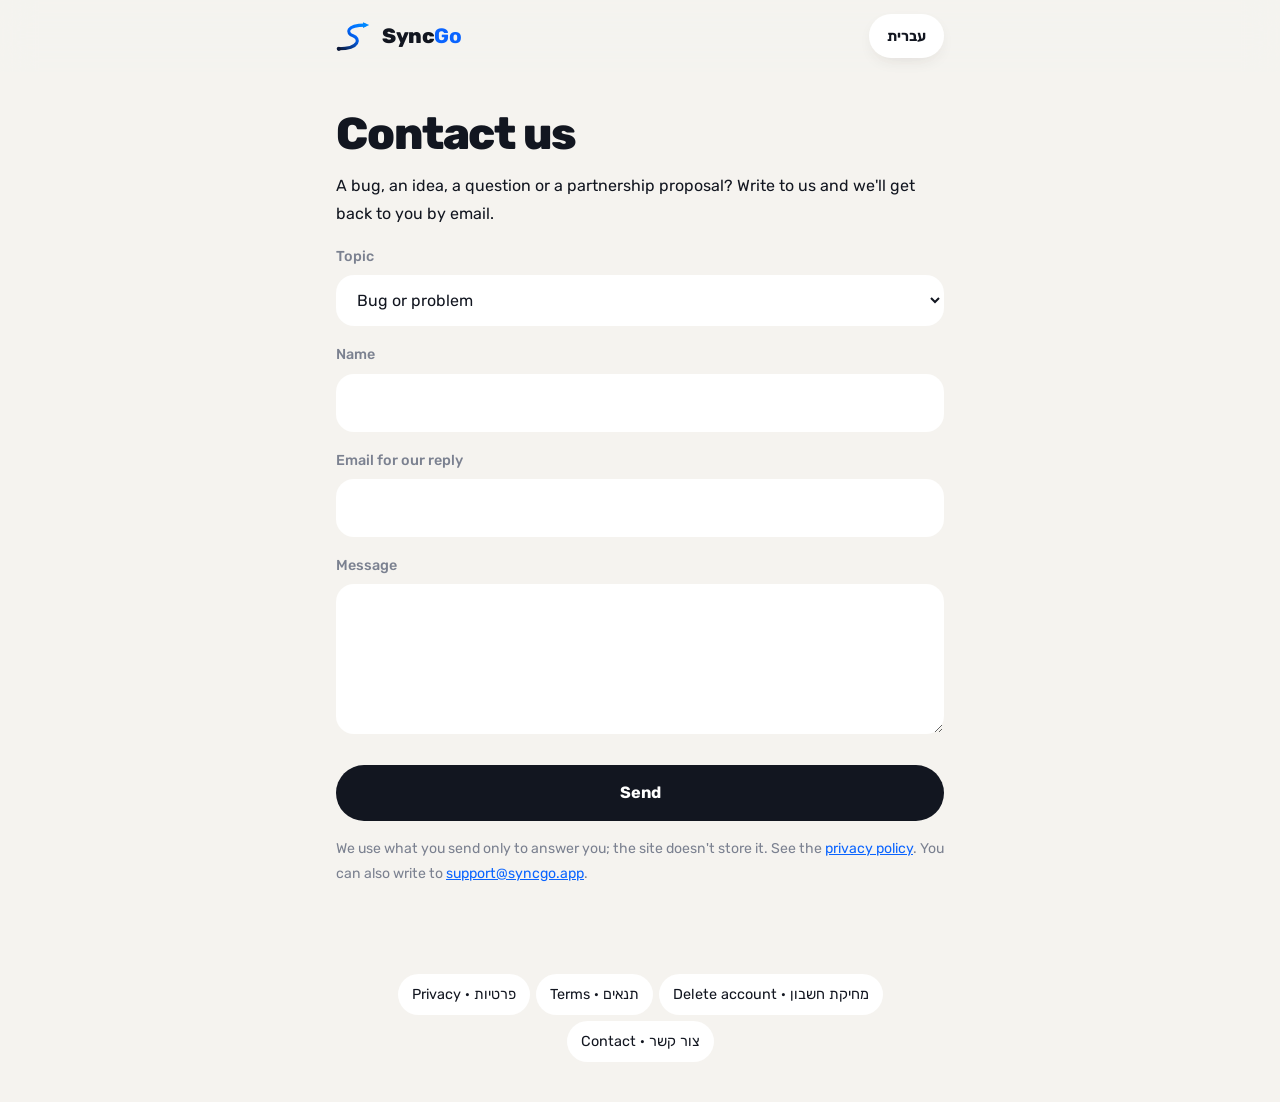
<file: contact.html>
<!doctype html>
<html lang="he" dir="rtl"><head><meta charset="utf-8">
<meta name="viewport" content="width=device-width,initial-scale=1">
<meta name="theme-color" content="#F5F3EF" media="(prefers-color-scheme: light)"><meta name="theme-color" content="#0E1015" media="(prefers-color-scheme: dark)"><link rel="icon" href="/assets/img/logo.png">
<title>SyncGo</title><link rel="stylesheet" href="/assets/css/pages.css?v=20261126"><style>:root{--w:640px}</style></head><body>
<header><div class="bar"><a class="brand" href="/"><svg viewBox="28 30 152 132" aria-hidden="true"><defs><linearGradient id="lg" x1="0%" y1="100%" x2="100%" y2="0%"><stop offset="0%" stop-color="var(--logo-start)"/><stop offset="60%" stop-color="var(--logo-mid)"/><stop offset="100%" stop-color="var(--logo-end)"/></linearGradient></defs><path class="r" d="M 40,150 C 130,150 130,105 100,95 C 70,85 70,50 150,50" stroke="url(#lg)"/><circle class="d" cx="40" cy="150" r="9"/><polygon class="a" points="142,38 168,50 142,62"/></svg><span dir="ltr">Sync<b>Go</b></span></a><button id="lang" type="button">English</button></div></header>
<main>
<section lang-block="he" dir="rtl">
<h1>צרו קשר</h1>
<p>תקלה, רעיון לשיפור, שאלה או הצעה לשיתוף פעולה? כתבו לנו ונחזור אליכם במייל.</p>
<form data-contact data-lang="he" novalidate>
  <label for="t-he">נושא</label>
  <select id="t-he" name="topic"><option value="bug">תקלה או בעיה</option><option value="idea">הצעת ייעול</option>
    <option value="partnership">שיתוף פעולה</option><option value="privacy">פרטיות ומחיקת מידע</option><option value="other">אחר</option></select>
  <label for="n-he">שם</label><input id="n-he" name="name" maxlength="80" autocomplete="name" required>
  <label for="e-he">אימייל לתשובה</label><input id="e-he" name="email" type="email" maxlength="200" autocomplete="email" dir="ltr" required>
  <label for="m-he">ההודעה</label><textarea id="m-he" name="message" maxlength="3000" required></textarea>
  <div class="hp" aria-hidden="true"><label>Website<input name="website" tabindex="-1" autocomplete="off"></label></div>
  <button class="send" type="submit">שליחה</button>
  <p class="msg" role="status" aria-live="polite"></p>
</form>
<p class="note">את הפרטים שתשלחו אנחנו משתמשים רק כדי לענות לפנייה, והם לא נשמרים באתר. פרטים ב<a href="/privacy.html">מדיניות הפרטיות</a>. אפשר גם לכתוב ישירות ל-<a href="mailto:support@syncgo.app">support@syncgo.app</a>.</p>
</section>
<section lang-block="en" dir="ltr">
<h1>Contact us</h1>
<p>A bug, an idea, a question or a partnership proposal? Write to us and we'll get back to you by email.</p>
<form data-contact data-lang="en" novalidate>
  <label for="t-en">Topic</label>
  <select id="t-en" name="topic"><option value="bug">Bug or problem</option><option value="idea">Improvement idea</option>
    <option value="partnership">Partnership</option><option value="privacy">Privacy &amp; data deletion</option><option value="other">Other</option></select>
  <label for="n-en">Name</label><input id="n-en" name="name" maxlength="80" autocomplete="name" required>
  <label for="e-en">Email for our reply</label><input id="e-en" name="email" type="email" maxlength="200" autocomplete="email" required>
  <label for="m-en">Message</label><textarea id="m-en" name="message" maxlength="3000" required></textarea>
  <div class="hp" aria-hidden="true"><label>Website<input name="website" tabindex="-1" autocomplete="off"></label></div>
  <button class="send" type="submit">Send</button>
  <p class="msg" role="status" aria-live="polite"></p>
</form>
<p class="note">We use what you send only to answer you; the site doesn't store it. See the <a href="/privacy.html">privacy policy</a>. You can also write to <a href="mailto:support@syncgo.app">support@syncgo.app</a>.</p>
</section>
</main>
<footer><div class="bar"><a href="/privacy.html">Privacy · פרטיות</a><a href="/terms.html">Terms · תנאים</a>
<a href="/delete-account.html">Delete account · מחיקת חשבון</a><a href="/contact.html">Contact · צור קשר</a></div></footer>
<script src="/assets/js/contact.js?v=20261126"></script>
<script src="/assets/js/legal.js?v=20261126"></script></body></html>
</file>
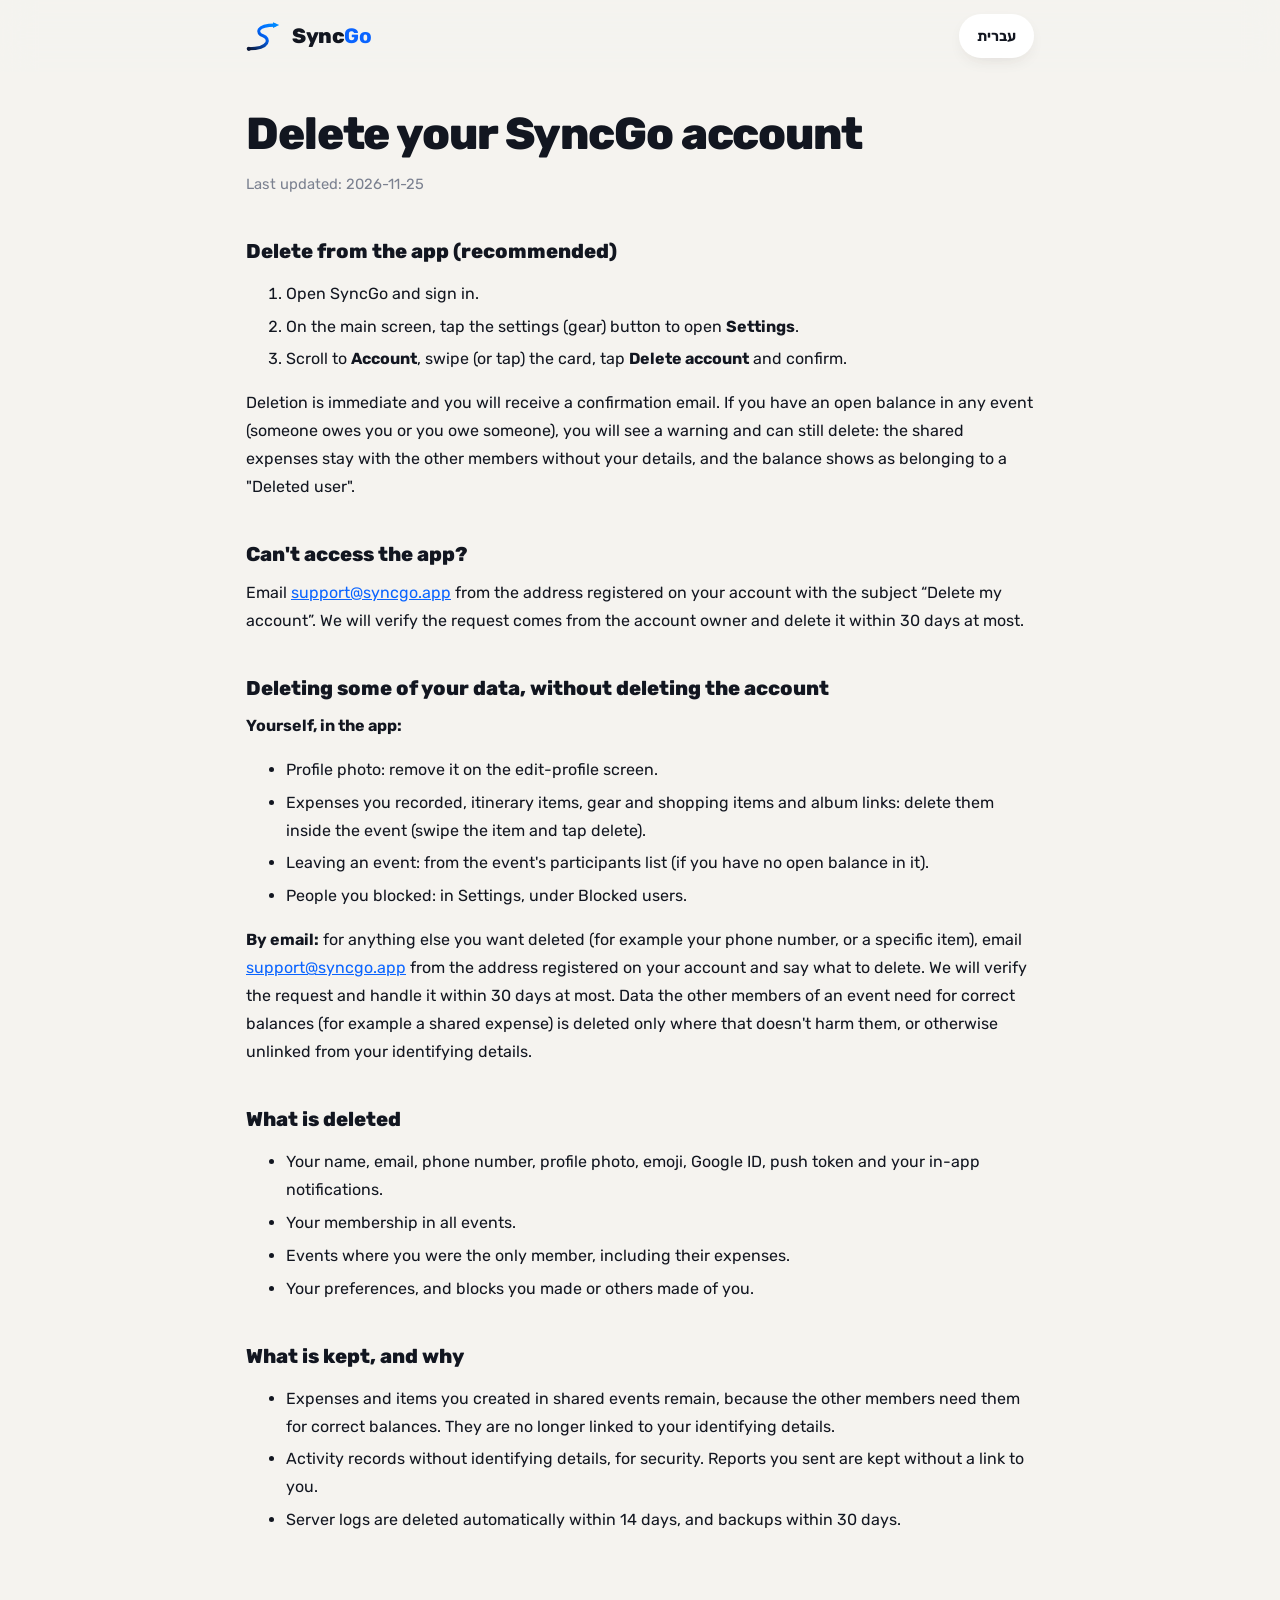
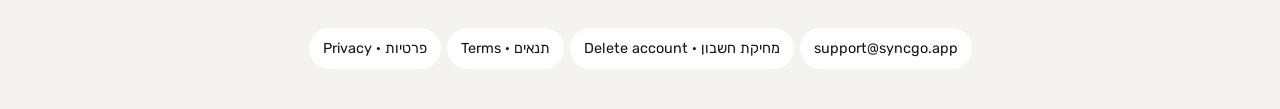
<file: delete-account.html>
<!doctype html>
<html lang="he" dir="rtl"><head><meta charset="utf-8">
<meta name="viewport" content="width=device-width,initial-scale=1">
<meta name="theme-color" content="#F5F3EF" media="(prefers-color-scheme: light)"><meta name="theme-color" content="#0E1015" media="(prefers-color-scheme: dark)"><link rel="icon" href="assets/img/logo.png">
<title>SyncGo</title><link rel="stylesheet" href="/assets/css/pages.css?v=20261126"><style>:root{--w:820px}</style></head><body>
<header><div class="bar"><a class="brand" href="/"><svg viewBox="28 30 152 132" aria-hidden="true"><defs><linearGradient id="lg" x1="0%" y1="100%" x2="100%" y2="0%"><stop offset="0%" stop-color="var(--logo-start)"/><stop offset="60%" stop-color="var(--logo-mid)"/><stop offset="100%" stop-color="var(--logo-end)"/></linearGradient></defs><path class="r" d="M 40,150 C 130,150 130,105 100,95 C 70,85 70,50 150,50" stroke="url(#lg)"/><circle class="d" cx="40" cy="150" r="9"/><polygon class="a" points="142,38 168,50 142,62"/></svg><span dir="ltr">Sync<b>Go</b></span></a><button id="lang" type="button">English</button></div></header>
<main>
<section lang-block="he" dir="rtl">
<h1>מחיקת חשבון SyncGo</h1><p class="meta">עודכן לאחרונה: 25 בנובמבר 2026</p>
<h2>מחיקה מתוך האפליקציה (מומלץ)</h2>
<ol><li>פתחו את SyncGo והתחברו.</li><li>במסך הראשי לחצו על כפתור ההגדרות (גלגל השיניים) כדי להגיע ל<b>הגדרות</b>.</li><li>גללו לאזור <b>חשבון</b>, החליקו (או הקישו) על הכרטיס, לחצו <b>מחיקת חשבון</b> ואשרו.</li></ol>
<p>המחיקה מתבצעת מיד, ונשלח אליכם אימייל שמאשר אותה. אם יש לכם יתרה פתוחה באחד האירועים (מישהו חייב לכם או שאתם חייבים), תוצג לכם אזהרה ותוכלו למחוק בכל זאת: ההוצאות המשותפות יישארו אצל שאר חברי האירוע בלי הפרטים שלכם, והיתרה תופיע אצלם כיתרה של "משתמש שנמחק".</p>
<h2>אין לכם גישה לאפליקציה?</h2>
<p>שלחו אימייל אל <a href="mailto:support@syncgo.app?subject=Delete%20my%20SyncGo%20account">support@syncgo.app</a> מהכתובת שרשומה בחשבון, עם הנושא "מחיקת חשבון". נאמת שהבקשה הגיעה מבעל החשבון ונמחק אותו בתוך 30 יום לכל היותר.</p>
<h2>מחיקת חלק מהנתונים, בלי למחוק את החשבון</h2>
<p><b>לבד, מתוך האפליקציה:</b></p>
<ul><li>תמונת פרופיל: במסך עריכת הפרופיל, הסרת התמונה.</li>
<li>הוצאות שרשמתם, פריטים במסלול, ברשימות הציוד והקניות וקישורים לאלבומים: מחיקה מתוך האירוע (החלקה על הפריט ולחיצה על מחיקה).</li>
<li>יציאה מאירוע: ברשימת המשתתפים של האירוע (אם אין לכם יתרה פתוחה בו).</li>
<li>משתמשים שחסמתם: בהגדרות, תחת משתמשים חסומים.</li></ul>
<p><b>במייל:</b> לכל מידע אחר שתרצו שנמחק (למשל מספר הטלפון, או פריט מסוים), שלחו אימייל אל <a href="mailto:support@syncgo.app?subject=Delete%20some%20of%20my%20SyncGo%20data">support@syncgo.app</a> מהכתובת שרשומה בחשבון ופרטו מה למחוק. נאמת את הבקשה ונטפל בה בתוך 30 יום לכל היותר. מידע שנדרש לחשבון של שאר חברי האירוע (למשל הוצאה משותפת) יימחק רק כשזה לא פוגע בהם, או שננתק אותו מהפרטים המזהים שלכם.</p>
<h2>מה נמחק</h2>
<ul><li>שם, אימייל, מספר טלפון, תמונת פרופיל, אמוג׳י, מזהה Google, אסימון ההתראות ותיבת ההתראות באפליקציה.</li><li>החברות שלכם בכל האירועים.</li><li>אירועים שבהם הייתם המשתתף היחיד, כולל ההוצאות שלהם.</li><li>ההעדפות שלכם, והחסימות שלכם ושל אחרים כלפיכם.</li></ul>
<h2>מה נשמר ולמה</h2>
<ul><li>הוצאות ופריטים שיצרתם באירועים משותפים נשארים, כי שאר החברים צריכים אותם כדי שהחשבון יהיה נכון. הם כבר לא מקושרים לפרטים המזהים שלכם.</li>
<li>רישום פעולות ללא פרטים מזהים, לצורכי אבטחה. דיווחים ששלחתם נשמרים בלי קישור אליכם.</li>
<li>יומני שרת נמחקים אוטומטית בתוך 14 יום, ועותקי גיבוי בתוך 30 יום.</li></ul>
</section>
<section lang-block="en" dir="ltr">
<h1>Delete your SyncGo account</h1><p class="meta">Last updated: 2026-11-25</p>
<h2>Delete from the app (recommended)</h2>
<ol><li>Open SyncGo and sign in.</li><li>On the main screen, tap the settings (gear) button to open <b>Settings</b>.</li><li>Scroll to <b>Account</b>, swipe (or tap) the card, tap <b>Delete account</b> and confirm.</li></ol>
<p>Deletion is immediate and you will receive a confirmation email. If you have an open balance in any event (someone owes you or you owe someone), you will see a warning and can still delete: the shared expenses stay with the other members without your details, and the balance shows as belonging to a "Deleted user".</p>
<h2>Can't access the app?</h2>
<p>Email <a href="mailto:support@syncgo.app?subject=Delete%20my%20SyncGo%20account">support@syncgo.app</a> from the address registered on your account with the subject “Delete my account”. We will verify the request comes from the account owner and delete it within 30 days at most.</p>
<h2>Deleting some of your data, without deleting the account</h2>
<p><b>Yourself, in the app:</b></p>
<ul><li>Profile photo: remove it on the edit-profile screen.</li>
<li>Expenses you recorded, itinerary items, gear and shopping items and album links: delete them inside the event (swipe the item and tap delete).</li>
<li>Leaving an event: from the event's participants list (if you have no open balance in it).</li>
<li>People you blocked: in Settings, under Blocked users.</li></ul>
<p><b>By email:</b> for anything else you want deleted (for example your phone number, or a specific item), email <a href="mailto:support@syncgo.app?subject=Delete%20some%20of%20my%20SyncGo%20data">support@syncgo.app</a> from the address registered on your account and say what to delete. We will verify the request and handle it within 30 days at most. Data the other members of an event need for correct balances (for example a shared expense) is deleted only where that doesn't harm them, or otherwise unlinked from your identifying details.</p>
<h2>What is deleted</h2>
<ul><li>Your name, email, phone number, profile photo, emoji, Google ID, push token and your in-app notifications.</li><li>Your membership in all events.</li><li>Events where you were the only member, including their expenses.</li><li>Your preferences, and blocks you made or others made of you.</li></ul>
<h2>What is kept, and why</h2>
<ul><li>Expenses and items you created in shared events remain, because the other members need them for correct balances. They are no longer linked to your identifying details.</li>
<li>Activity records without identifying details, for security. Reports you sent are kept without a link to you.</li>
<li>Server logs are deleted automatically within 14 days, and backups within 30 days.</li></ul>
</section>
</main>
<footer><div class="bar"><a href="privacy.html">Privacy · פרטיות</a><a href="terms.html">Terms · תנאים</a>
<a href="delete-account.html">Delete account · מחיקת חשבון</a><a href="mailto:support@syncgo.app">support@syncgo.app</a></div></footer>
<script src="assets/js/legal.js?v=20261126"></script></body></html>
</file>
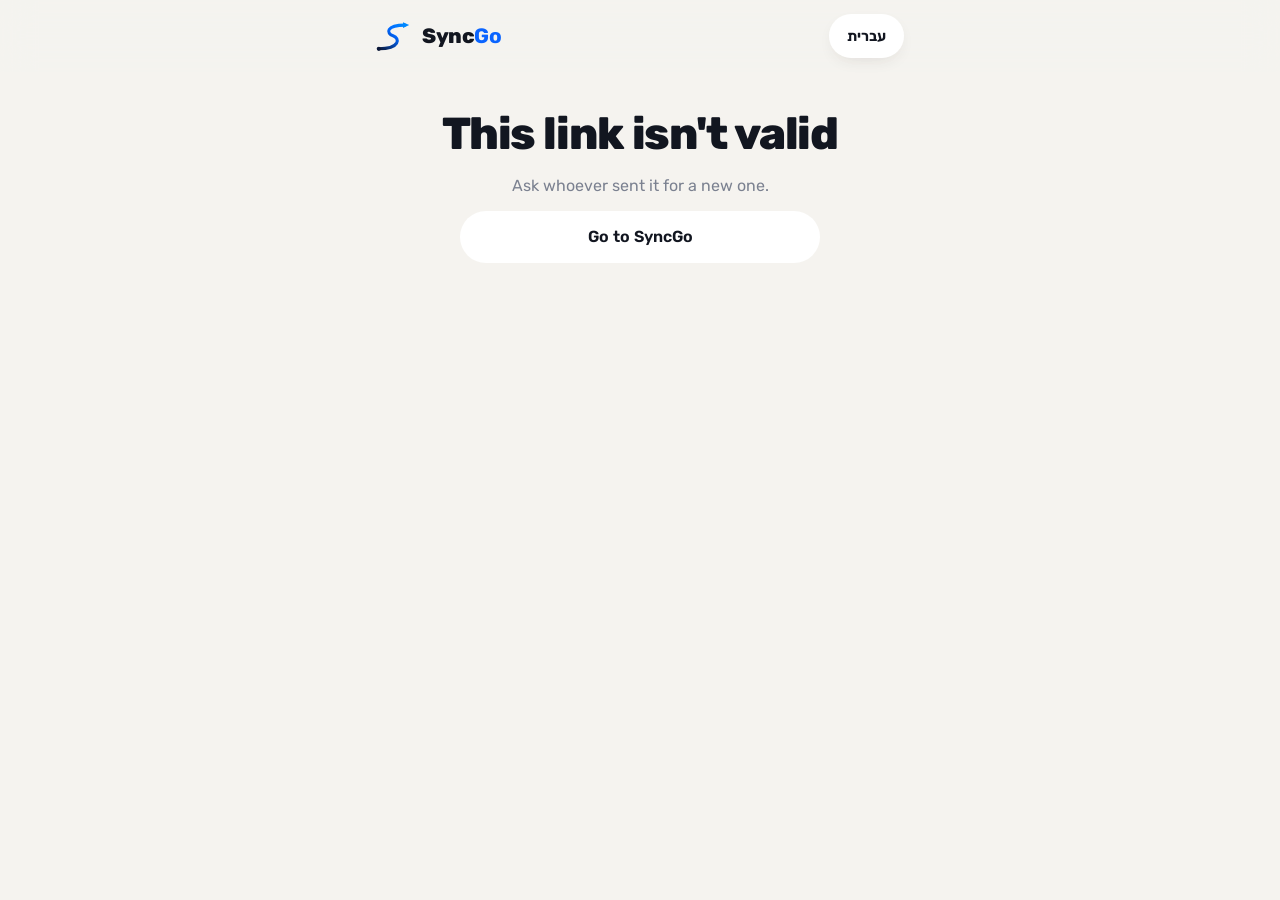
<file: join.html>
<!doctype html>
<html lang="he" dir="rtl"><head><meta charset="utf-8">
<meta name="viewport" content="width=device-width,initial-scale=1">
<meta name="robots" content="noindex">
<meta name="theme-color" content="#F5F3EF" media="(prefers-color-scheme: light)"><meta name="theme-color" content="#0E1015" media="(prefers-color-scheme: dark)"><link rel="icon" href="/assets/img/logo.png">
<title>SyncGo</title><link rel="stylesheet" href="/assets/css/pages.css?v=20261126"><style>:root{--w:560px}</style></head><body>
<header><div class="bar"><a class="brand" href="/"><svg viewBox="28 30 152 132" aria-hidden="true"><defs><linearGradient id="lg" x1="0%" y1="100%" x2="100%" y2="0%"><stop offset="0%" stop-color="var(--logo-start)"/><stop offset="60%" stop-color="var(--logo-mid)"/><stop offset="100%" stop-color="var(--logo-end)"/></linearGradient></defs><path class="r" d="M 40,150 C 130,150 130,105 100,95 C 70,85 70,50 150,50" stroke="url(#lg)"/><circle class="d" cx="40" cy="150" r="9"/><polygon class="a" points="142,38 168,50 142,62"/></svg><span dir="ltr">Sync<b>Go</b></span></a><button id="lang" type="button">English</button></div></header>
<main class="join">
<section lang-block="he" dir="rtl">
  <div class="ok">
    <img class="obj" src="/assets/img/objects/plane.webp" alt="" width="400" height="400">
    <h1>הוזמנת לאירוע ב-SyncGo</h1>
    <p>מנהלים ביחד הוצאות, ציוד, מסלול ואלבומים, וכל אחד רואה מי חייב למי.</p>
    <a class="cta" data-open href="#">פתיחה באפליקציה והצטרפות</a>
    <a class="ghost" data-store href="#">להורדת SyncGo מ-Google Play</a>
    <div class="card"><b>איך זה עובד?</b><ol><li>מתקינים את SyncGo ומתחברים (Google או קוד באימייל).</li><li>חוזרים לקישור הזה ולוחצים "פתיחה באפליקציה".</li><li>מאשרים את ההצטרפות, וזהו: אתם באירוע.</li></ol>
    באייפון: האפליקציה תגיע בקרוב ל-App Store.</div>
  </div>
  <div class="bad"><h1>הקישור לא תקין</h1><p>בקשו קישור חדש ממי ששלח לכם אותו.</p><a class="ghost" href="/">לאתר SyncGo</a></div>
</section>
<section lang-block="en" dir="ltr">
  <div class="ok">
    <img class="obj" src="/assets/img/objects/plane.webp" alt="" width="400" height="400">
    <h1>You're invited to an event on SyncGo</h1>
    <p>Plan expenses, gear, the itinerary and albums together, and everyone sees who owes whom.</p>
    <a class="cta" data-open href="#">Open in the app and join</a>
    <a class="ghost" data-store href="#">Get SyncGo on Google Play</a>
    <div class="card"><b>How it works</b><ol><li>Install SyncGo and sign in (Google or an email code).</li><li>Come back to this link and tap "Open in the app".</li><li>Confirm, and you're in the event.</li></ol>
    iPhone: coming soon to the App Store.</div>
  </div>
  <div class="bad"><h1>This link isn't valid</h1><p>Ask whoever sent it for a new one.</p><a class="ghost" href="/">Go to SyncGo</a></div>
</section>
</main>
<script src="/assets/js/join.js?v=20261126"></script>
<script src="/assets/js/legal.js?v=20261126"></script></body></html>
</file>
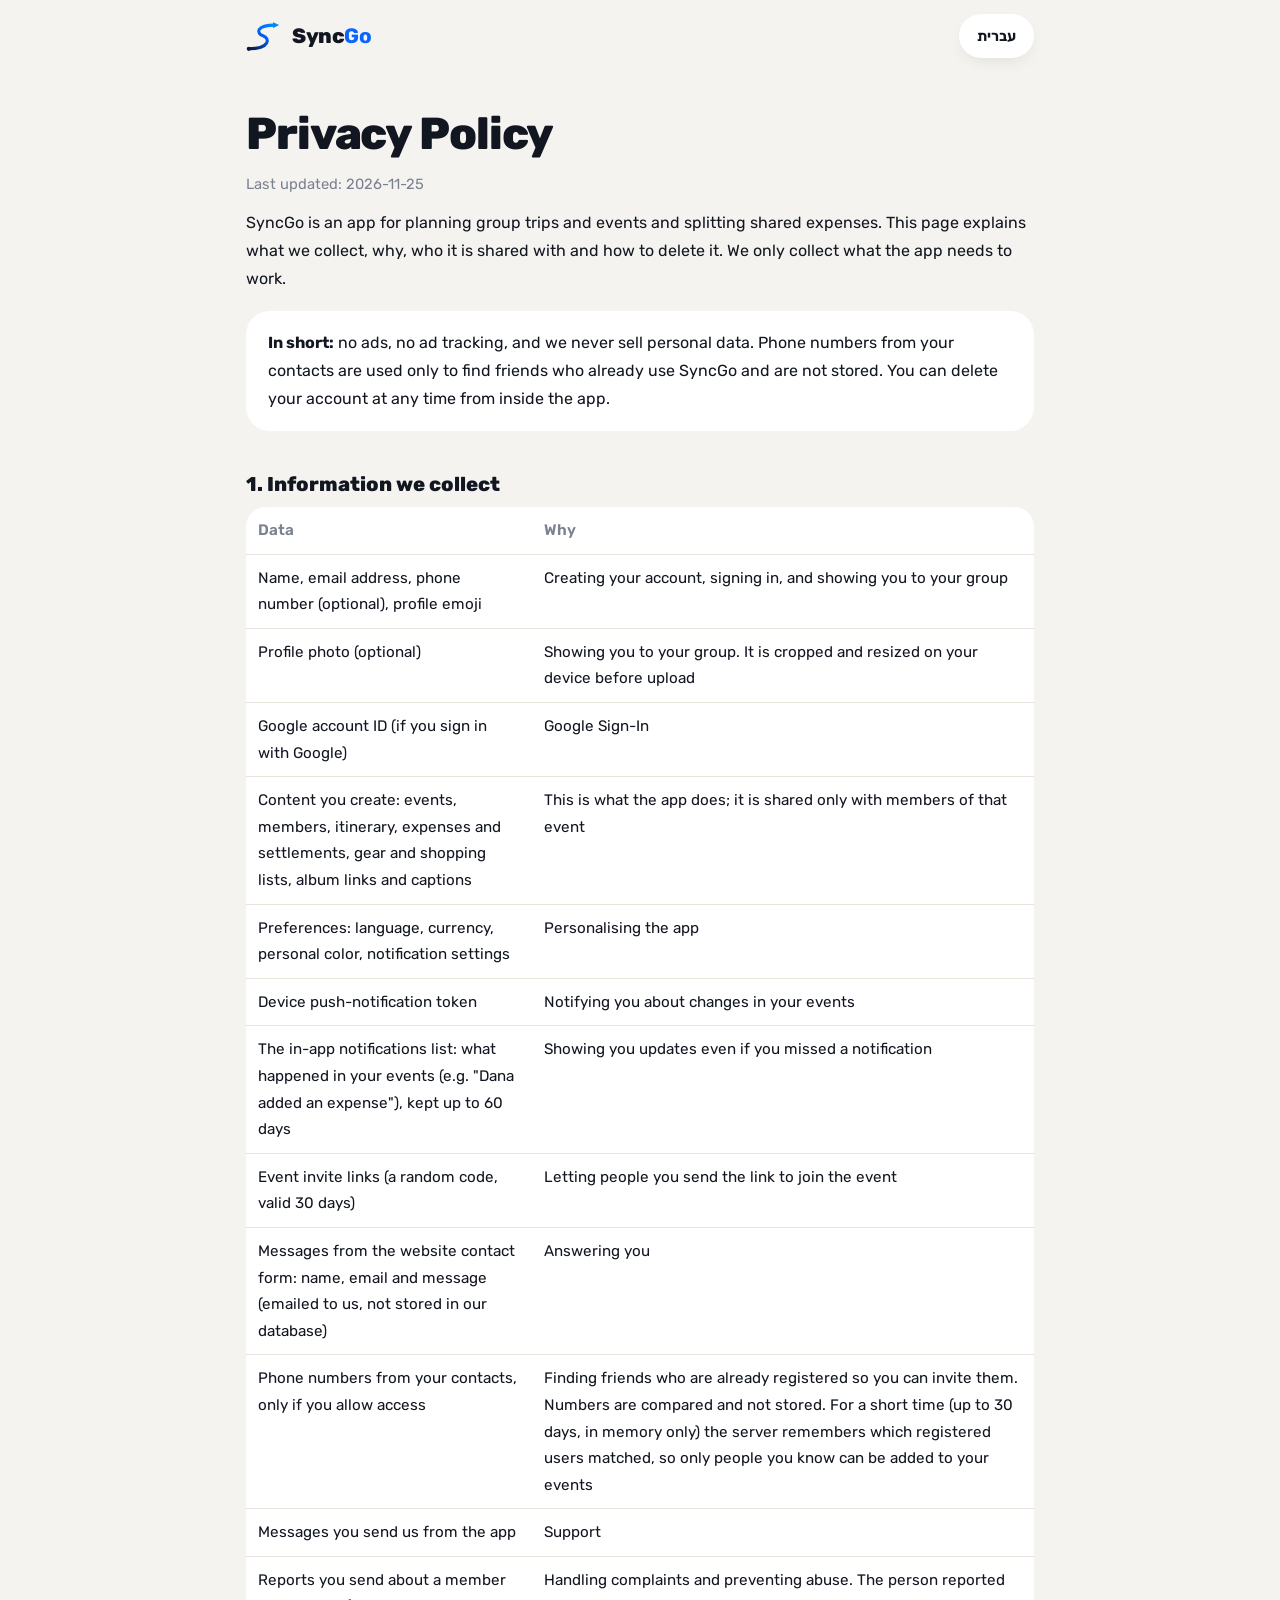
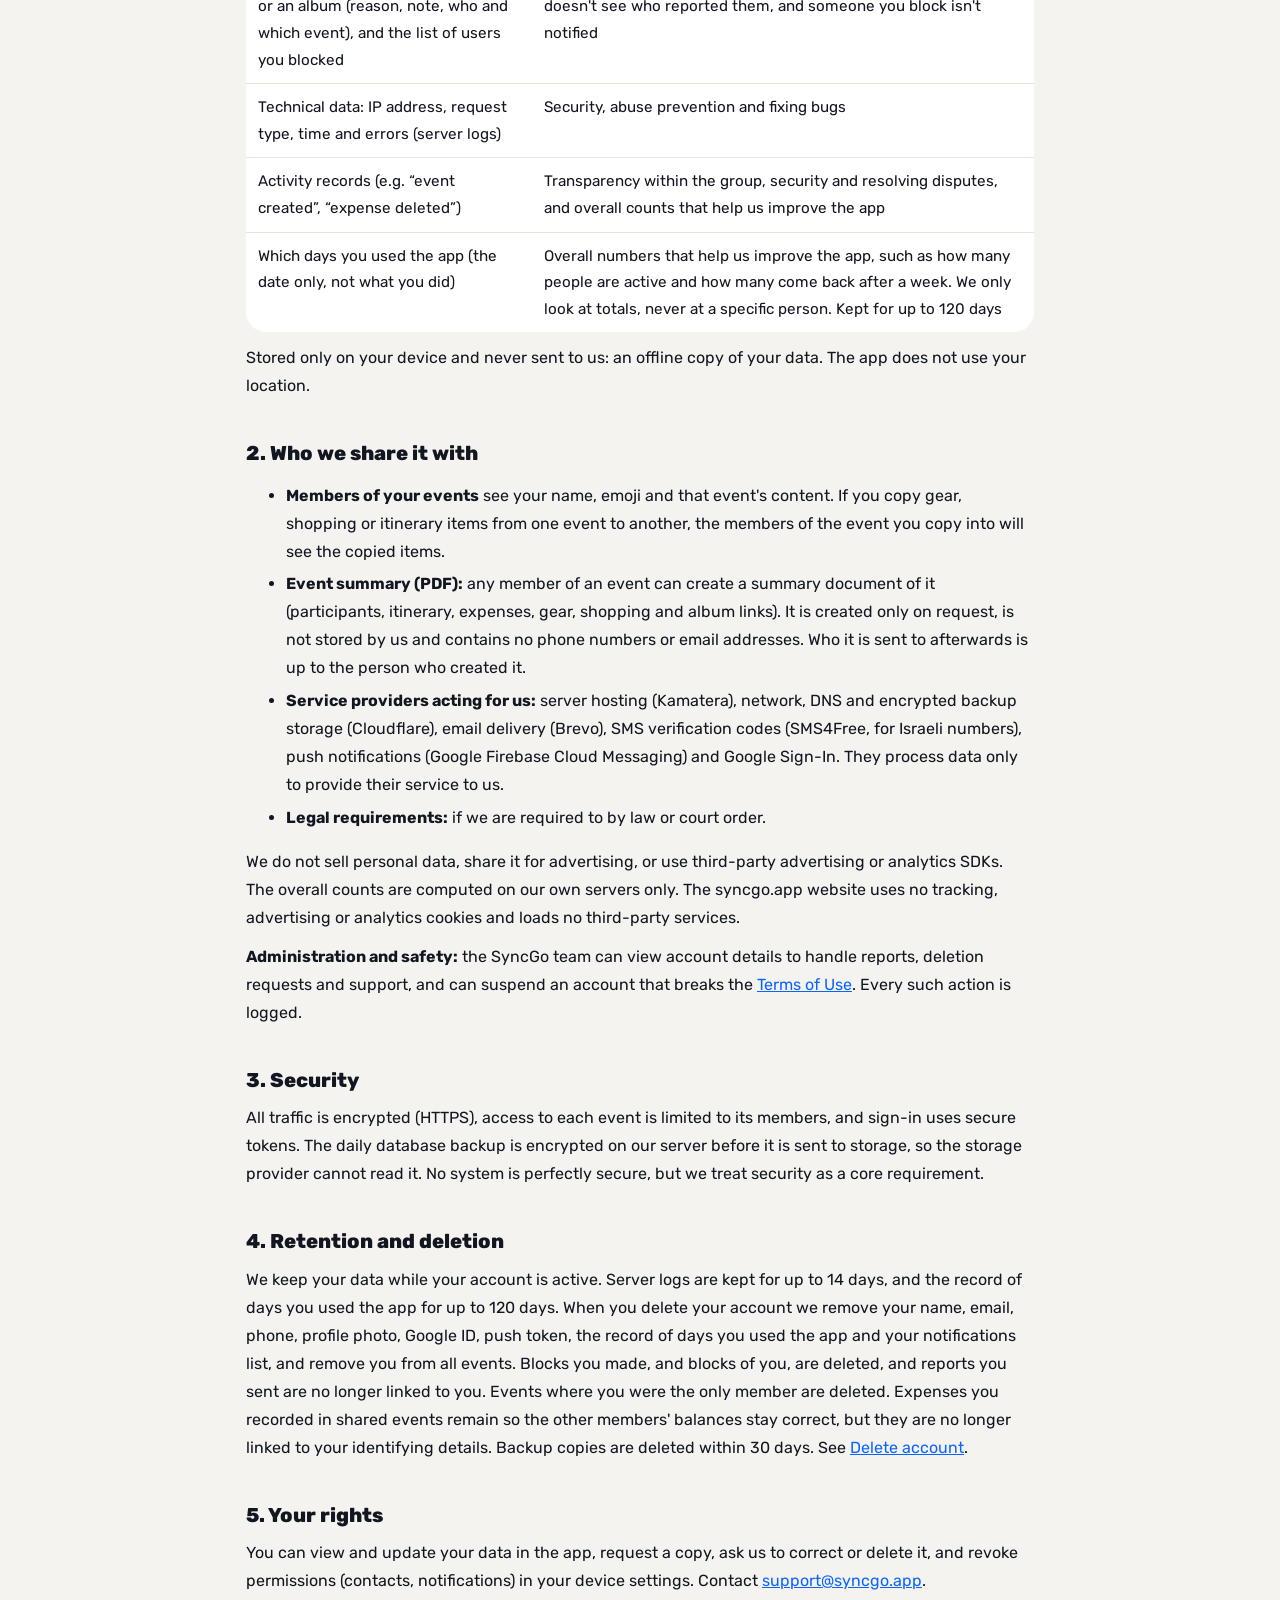
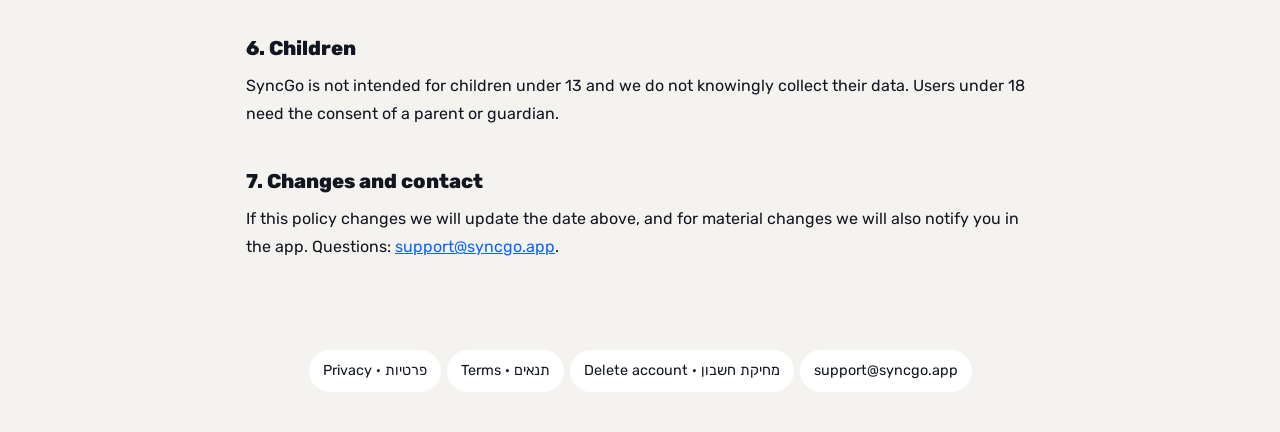
<file: privacy.html>
<!doctype html>
<html lang="he" dir="rtl"><head><meta charset="utf-8">
<meta name="viewport" content="width=device-width,initial-scale=1">
<meta name="theme-color" content="#F5F3EF" media="(prefers-color-scheme: light)"><meta name="theme-color" content="#0E1015" media="(prefers-color-scheme: dark)"><link rel="icon" href="assets/img/logo.png">
<title>SyncGo</title><link rel="stylesheet" href="/assets/css/pages.css?v=20261126"><style>:root{--w:820px}</style></head><body>
<header><div class="bar"><a class="brand" href="/"><svg viewBox="28 30 152 132" aria-hidden="true"><defs><linearGradient id="lg" x1="0%" y1="100%" x2="100%" y2="0%"><stop offset="0%" stop-color="var(--logo-start)"/><stop offset="60%" stop-color="var(--logo-mid)"/><stop offset="100%" stop-color="var(--logo-end)"/></linearGradient></defs><path class="r" d="M 40,150 C 130,150 130,105 100,95 C 70,85 70,50 150,50" stroke="url(#lg)"/><circle class="d" cx="40" cy="150" r="9"/><polygon class="a" points="142,38 168,50 142,62"/></svg><span dir="ltr">Sync<b>Go</b></span></a><button id="lang" type="button">English</button></div></header>
<main>
<section lang-block="he" dir="rtl">
<h1>מדיניות פרטיות</h1><p class="meta">עודכן לאחרונה: 25 בנובמבר 2026</p>
<p>SyncGo היא אפליקציה לתכנון טיולים ואירועים קבוצתיים ולחלוקת הוצאות משותפות. במסמך הזה נסביר איזה מידע אנחנו אוספים, למה, עם מי הוא משותף ואיך אפשר למחוק אותו. אנחנו אוספים רק את מה שנדרש כדי שהאפליקציה תעבוד.</p>
<div class="card"><b>בקצרה:</b> אין פרסומות, אין מעקב פרסומי, ואנחנו לא מוכרים מידע אישי. מספרי טלפון מאנשי הקשר משמשים רק כדי למצוא חברים שכבר משתמשים ב-SyncGo, ולא נשמרים אצלנו. אפשר למחוק את החשבון בכל רגע מתוך האפליקציה.</div>
<h2>1. המידע שאנחנו אוספים</h2>
<table><tr><th>מידע</th><th>למה</th></tr>
<tr><td>שם, כתובת אימייל, מספר טלפון (לא חובה), אמוג׳י פרופיל</td><td>יצירת חשבון, התחברות והצגתך לחברי הקבוצה</td></tr>
<tr><td>תמונת פרופיל (לא חובה)</td><td>הצגתך לחברי הקבוצה. התמונה נחתכת ומוקטנת במכשיר לפני ההעלאה</td></tr>
<tr><td>מזהה Google (אם התחברת עם Google)</td><td>התחברות עם חשבון Google</td></tr>
<tr><td>תוכן שאתה יוצר: אירועים, משתתפים, מסלול, הוצאות והתחשבנויות, רשימות ציוד וקניות, קישורים לאלבומים וכיתובים</td><td>זו הפונקציונליות של האפליקציה. התוכן משותף עם חברי האירוע בלבד</td></tr>
<tr><td>העדפות: שפה, מטבע, צבע אישי, הגדרות התראות</td><td>התאמת האפליקציה אליך</td></tr>
<tr><td>אסימון התראות (Push token) של המכשיר</td><td>שליחת התראות על שינויים באירועים שלך</td></tr>
<tr><td>תיבת ההתראות באפליקציה: מה קרה באירועים שלך (למשל "דנה הוסיפה הוצאה"), נשמר עד 60 יום</td><td>להציג לך את העדכונים גם אם פספסת התראה</td></tr>
<tr><td>קישורי הזמנה לאירוע (קוד אקראי, תוקף 30 יום)</td><td>לאפשר למי שקיבל ממך קישור להצטרף לאירוע</td></tr>
<tr><td>פנייה דרך טופס יצירת הקשר באתר: שם, אימייל ותוכן הפנייה (נשלחים אלינו במייל ולא נשמרים במסד הנתונים)</td><td>לענות לפנייה</td></tr>
<tr><td>מספרי טלפון מאנשי הקשר, רק אם אישרת גישה</td><td>מציאת חברים שכבר רשומים כדי להזמין אותם. המספרים נשלחים להשוואה ואינם נשמרים. השרת זוכר לזמן קצר (עד 30 יום, רק בזיכרון) אילו משתמשים רשומים נמצאו, כדי שרק אנשים שאתה מכיר יוכלו להצטרף לאירועים שלך</td></tr>
<tr><td>פניות שאתה שולח לנו מתוך האפליקציה</td><td>מענה ותמיכה</td></tr>
<tr><td>דיווחים שאתה שולח על משתתף או על אלבום (סיבה, הערה, על מי ובאיזה אירוע), ורשימת המשתמשים שחסמת</td><td>טיפול בתלונות ומניעת שימוש לרעה. מי שדיווחו עליו לא רואה מי דיווח, ומי שחסמת לא מקבל הודעה על כך</td></tr>
<tr><td>נתונים טכניים: כתובת IP, סוג בקשה, זמן ושגיאות (יומני שרת)</td><td>אבטחה, מניעת שימוש לרעה ותיקון תקלות</td></tr>
<tr><td>רישום פעולות (למשל "נוצר אירוע", "נמחקה הוצאה")</td><td>שקיפות בתוך הקבוצה, אבטחה ופתרון מחלוקות, וספירות כלליות לשיפור האפליקציה</td></tr>
<tr><td>באילו ימים השתמשת באפליקציה (רק התאריך, בלי מה עשית)</td><td>מספרים כלליים לשיפור האפליקציה, כמו כמה משתמשים פעילים וכמה חוזרים אחרי שבוע. אנחנו מסתכלים רק על סיכומים ולא על אדם מסוים. נשמר עד 120 יום</td></tr>
</table>
<p>מידע שנשמר רק על המכשיר שלך ולא נשלח אלינו: עותק מקומי של הנתונים לשימוש ללא חיבור. האפליקציה לא משתמשת במיקום שלך.</p>
<h2>2. עם מי המידע משותף</h2>
<ul><li><b>חברי האירוע:</b> רואים את שמך, את האמוג׳י שלך ואת התוכן של אותו אירוע. אם תעתיק רשימת ציוד, קניות או מסלול מאירוע אחד לאירוע אחר, חברי האירוע שאליו העתקת יראו את הפריטים שהועתקו.</li>
<li><b>סיכום האירוע (PDF):</b> כל חבר באירוע יכול ליצור מסמך סיכום של האירוע (משתתפים, מסלול, הוצאות, ציוד, קניות וקישורים לאלבומים). המסמך נוצר לבקשתו בלבד, לא נשמר אצלנו ולא כולל טלפונים או כתובות אימייל. למי הוא נשלח אחר כך, זו החלטה של מי שיצר אותו.</li>
<li><b>ספקי שירות שעובדים בשבילנו:</b> אחסון שרתים (Kamatera), תשתית רשת ו-DNS ואחסון גיבויים מוצפנים (Cloudflare), שליחת אימיילים (Brevo), שליחת קודי אימות ב-SMS (SMS4Free, למספרים ישראליים), התראות Push (Google Firebase Cloud Messaging), והתחברות עם Google. הם מעבדים את המידע רק כדי לספק לנו את השירות.</li>
<li><b>לפי דין:</b> אם נידרש לכך על פי חוק או צו.</li></ul>
<p>אנחנו לא מוכרים מידע אישי, לא משתפים אותו למטרות פרסום, ולא משתמשים בכלי פרסום או אנליטיקה של צד שלישי. הספירות הכלליות מחושבות אצלנו בלבד. האתר syncgo.app לא משתמש בעוגיות (cookies) למעקב, לפרסום או לאנליטיקה, ולא טוען שירותים של צד שלישי.</p>
<p><b>ניהול ובטיחות:</b> צוות SyncGo יכול לצפות בפרטי חשבון כדי לטפל בדיווחים, בבקשות מחיקה ובפניות תמיכה, ולהשעות חשבון שמפר את <a href="terms.html">תנאי השימוש</a>. כל פעולה כזו נרשמת.</p>
<h2>3. אבטחה</h2>
<p>התקשורת מוצפנת (HTTPS), הגישה לכל אירוע מוגבלת לחבריו, וההתחברות מאובטחת באסימונים. גיבוי יומי של מסד הנתונים מוצפן בשרת שלנו עוד לפני שהוא נשלח לאחסון, כך שספק האחסון לא יכול לקרוא אותו. שום מערכת אינה חסינה לחלוטין, אבל אנחנו מתייחסים לאבטחה כדרישה בסיסית.</p>
<h2>4. שמירה ומחיקה</h2>
<p>אנחנו שומרים את המידע כל עוד החשבון פעיל. יומני שרת נשמרים עד 14 יום, ורישום ימי השימוש עד 120 יום. כשאתה מוחק את החשבון אנחנו מסירים את שמך, האימייל, הטלפון, תמונת הפרופיל, מזהה Google, אסימון ההתראות ורישום ימי השימוש ותיבת ההתראות שלך, ומסירים אותך מכל האירועים. החסימות שלך ושל אחרים כלפיך נמחקות, ודיווחים ששלחת כבר לא מקושרים אליך. אירועים שבהם היית המשתתף היחיד נמחקים. הוצאות שרשמת באירועים משותפים נשארות כדי שהחשבון של שאר החברים יישאר נכון, אבל הן כבר לא מקושרות לפרטים המזהים שלך. עותקי גיבוי נמחקים בתוך 30 יום. פרטים נוספים בעמוד <a href="delete-account.html">מחיקת חשבון</a>.</p>
<h2>5. הזכויות שלך</h2>
<p>אפשר לעיין במידע שלך ולעדכן אותו מתוך האפליקציה, לבקש עותק, לבקש תיקון או מחיקה, ולבטל הרשאות (אנשי קשר, התראות) בהגדרות המכשיר. לכל בקשה פנו אלינו בכתובת <a href="mailto:support@syncgo.app">support@syncgo.app</a>.</p>
<h2>6. ילדים</h2>
<p>SyncGo לא מיועדת לילדים מתחת לגיל 13, ואנחנו לא אוספים ביודעין מידע עליהם. מתחת לגיל 18 השימוש מותר בהסכמת הורה או אפוטרופוס.</p>
<h2>7. שינויים ויצירת קשר</h2>
<p>אם המדיניות תשתנה, נעדכן את התאריך בראש העמוד, ובשינוי מהותי נודיע גם באפליקציה. שאלות: <a href="mailto:support@syncgo.app">support@syncgo.app</a>.</p>
</section>
<section lang-block="en" dir="ltr">
<h1>Privacy Policy</h1><p class="meta">Last updated: 2026-11-25</p>
<p>SyncGo is an app for planning group trips and events and splitting shared expenses. This page explains what we collect, why, who it is shared with and how to delete it. We only collect what the app needs to work.</p>
<div class="card"><b>In short:</b> no ads, no ad tracking, and we never sell personal data. Phone numbers from your contacts are used only to find friends who already use SyncGo and are not stored. You can delete your account at any time from inside the app.</div>
<h2>1. Information we collect</h2>
<table><tr><th>Data</th><th>Why</th></tr>
<tr><td>Name, email address, phone number (optional), profile emoji</td><td>Creating your account, signing in, and showing you to your group</td></tr>
<tr><td>Profile photo (optional)</td><td>Showing you to your group. It is cropped and resized on your device before upload</td></tr>
<tr><td>Google account ID (if you sign in with Google)</td><td>Google Sign-In</td></tr>
<tr><td>Content you create: events, members, itinerary, expenses and settlements, gear and shopping lists, album links and captions</td><td>This is what the app does; it is shared only with members of that event</td></tr>
<tr><td>Preferences: language, currency, personal color, notification settings</td><td>Personalising the app</td></tr>
<tr><td>Device push-notification token</td><td>Notifying you about changes in your events</td></tr>
<tr><td>The in-app notifications list: what happened in your events (e.g. "Dana added an expense"), kept up to 60 days</td><td>Showing you updates even if you missed a notification</td></tr>
<tr><td>Event invite links (a random code, valid 30 days)</td><td>Letting people you send the link to join the event</td></tr>
<tr><td>Messages from the website contact form: name, email and message (emailed to us, not stored in our database)</td><td>Answering you</td></tr>
<tr><td>Phone numbers from your contacts, only if you allow access</td><td>Finding friends who are already registered so you can invite them. Numbers are compared and not stored. For a short time (up to 30 days, in memory only) the server remembers which registered users matched, so only people you know can be added to your events</td></tr>
<tr><td>Messages you send us from the app</td><td>Support</td></tr>
<tr><td>Reports you send about a member or an album (reason, note, who and which event), and the list of users you blocked</td><td>Handling complaints and preventing abuse. The person reported doesn't see who reported them, and someone you block isn't notified</td></tr>
<tr><td>Technical data: IP address, request type, time and errors (server logs)</td><td>Security, abuse prevention and fixing bugs</td></tr>
<tr><td>Activity records (e.g. “event created”, “expense deleted”)</td><td>Transparency within the group, security and resolving disputes, and overall counts that help us improve the app</td></tr>
<tr><td>Which days you used the app (the date only, not what you did)</td><td>Overall numbers that help us improve the app, such as how many people are active and how many come back after a week. We only look at totals, never at a specific person. Kept for up to 120 days</td></tr>
</table>
<p>Stored only on your device and never sent to us: an offline copy of your data. The app does not use your location.</p>
<h2>2. Who we share it with</h2>
<ul><li><b>Members of your events</b> see your name, emoji and that event's content. If you copy gear, shopping or itinerary items from one event to another, the members of the event you copy into will see the copied items.</li>
<li><b>Event summary (PDF):</b> any member of an event can create a summary document of it (participants, itinerary, expenses, gear, shopping and album links). It is created only on request, is not stored by us and contains no phone numbers or email addresses. Who it is sent to afterwards is up to the person who created it.</li>
<li><b>Service providers acting for us:</b> server hosting (Kamatera), network, DNS and encrypted backup storage (Cloudflare), email delivery (Brevo), SMS verification codes (SMS4Free, for Israeli numbers), push notifications (Google Firebase Cloud Messaging) and Google Sign-In. They process data only to provide their service to us.</li>
<li><b>Legal requirements:</b> if we are required to by law or court order.</li></ul>
<p>We do not sell personal data, share it for advertising, or use third-party advertising or analytics SDKs. The overall counts are computed on our own servers only. The syncgo.app website uses no tracking, advertising or analytics cookies and loads no third-party services.</p>
<p><b>Administration and safety:</b> the SyncGo team can view account details to handle reports, deletion requests and support, and can suspend an account that breaks the <a href="terms.html">Terms of Use</a>. Every such action is logged.</p>
<h2>3. Security</h2>
<p>All traffic is encrypted (HTTPS), access to each event is limited to its members, and sign-in uses secure tokens. The daily database backup is encrypted on our server before it is sent to storage, so the storage provider cannot read it. No system is perfectly secure, but we treat security as a core requirement.</p>
<h2>4. Retention and deletion</h2>
<p>We keep your data while your account is active. Server logs are kept for up to 14 days, and the record of days you used the app for up to 120 days. When you delete your account we remove your name, email, phone, profile photo, Google ID, push token, the record of days you used the app and your notifications list, and remove you from all events. Blocks you made, and blocks of you, are deleted, and reports you sent are no longer linked to you. Events where you were the only member are deleted. Expenses you recorded in shared events remain so the other members' balances stay correct, but they are no longer linked to your identifying details. Backup copies are deleted within 30 days. See <a href="delete-account.html">Delete account</a>.</p>
<h2>5. Your rights</h2>
<p>You can view and update your data in the app, request a copy, ask us to correct or delete it, and revoke permissions (contacts, notifications) in your device settings. Contact <a href="mailto:support@syncgo.app">support@syncgo.app</a>.</p>
<h2>6. Children</h2>
<p>SyncGo is not intended for children under 13 and we do not knowingly collect their data. Users under 18 need the consent of a parent or guardian.</p>
<h2>7. Changes and contact</h2>
<p>If this policy changes we will update the date above, and for material changes we will also notify you in the app. Questions: <a href="mailto:support@syncgo.app">support@syncgo.app</a>.</p>
</section>
</main>
<footer><div class="bar"><a href="privacy.html">Privacy · פרטיות</a><a href="terms.html">Terms · תנאים</a>
<a href="delete-account.html">Delete account · מחיקת חשבון</a><a href="mailto:support@syncgo.app">support@syncgo.app</a></div></footer>
<script src="assets/js/legal.js?v=20261126"></script></body></html>
</file>
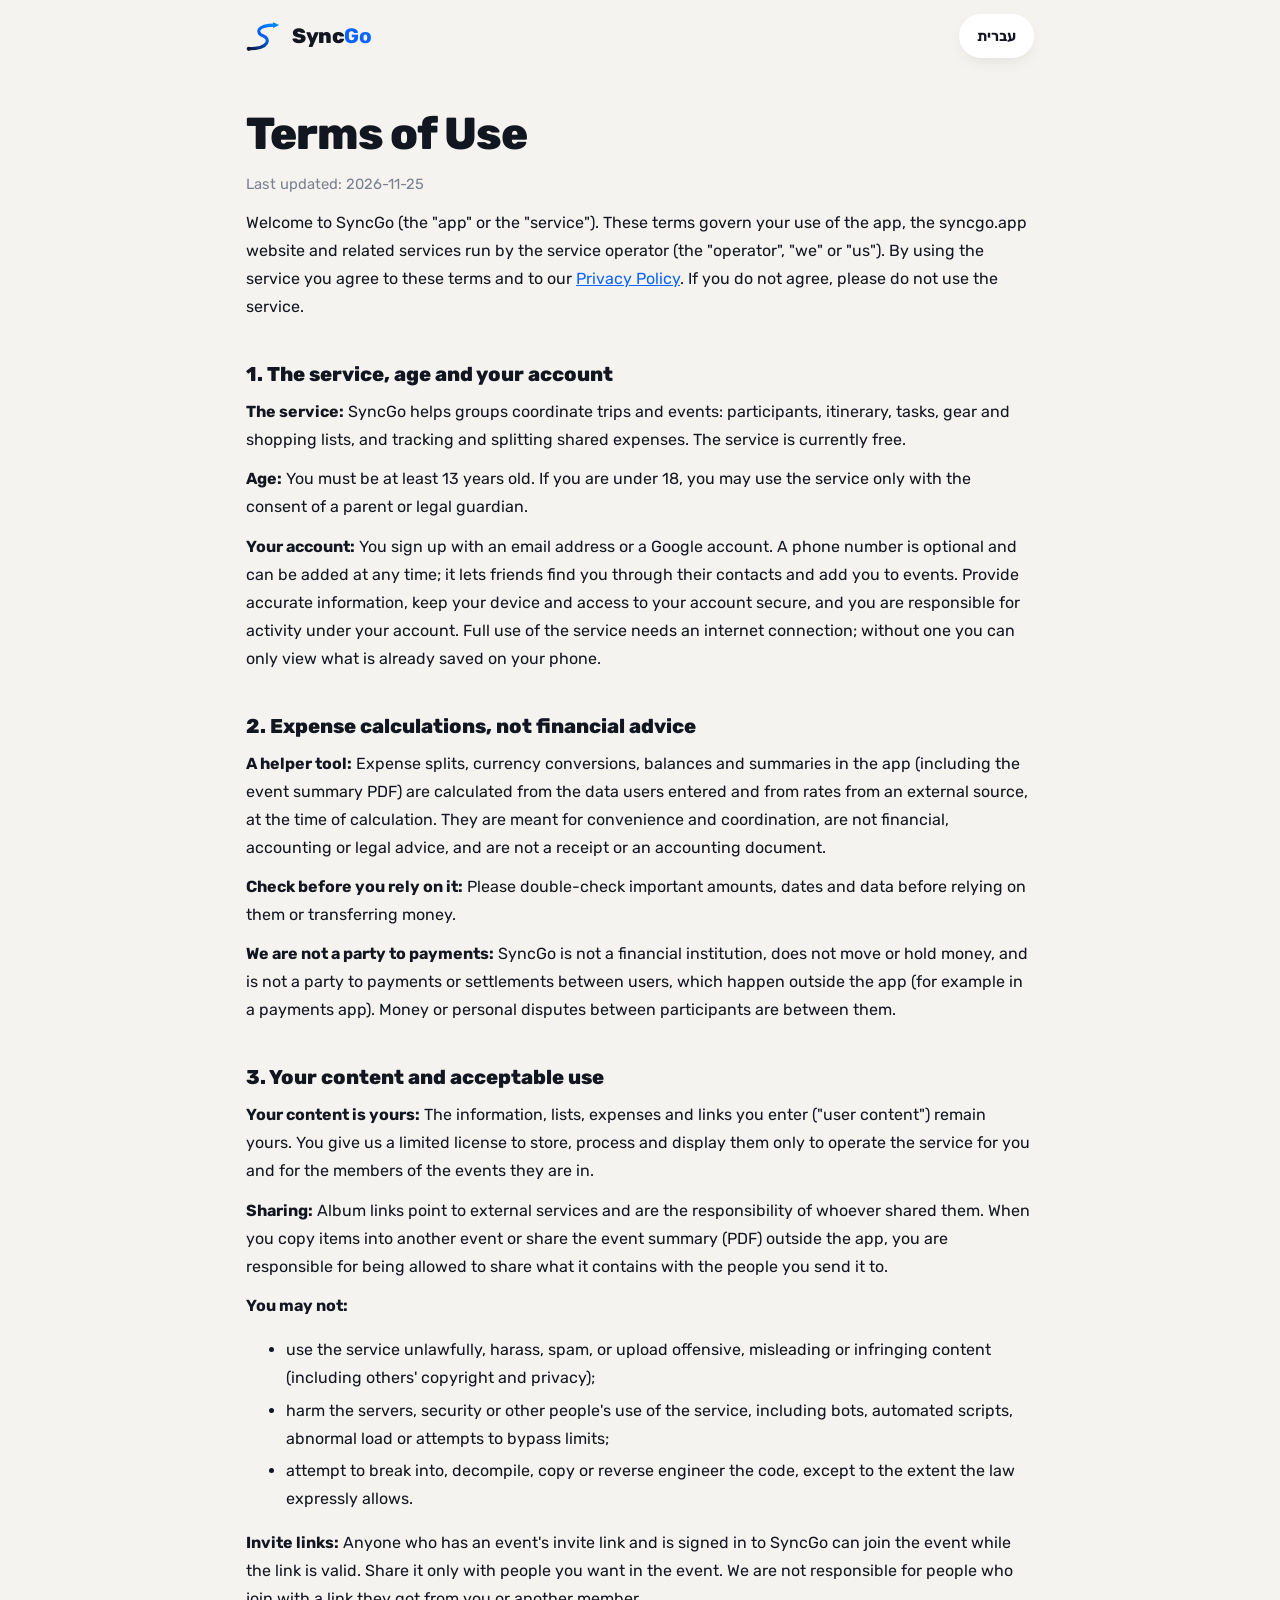
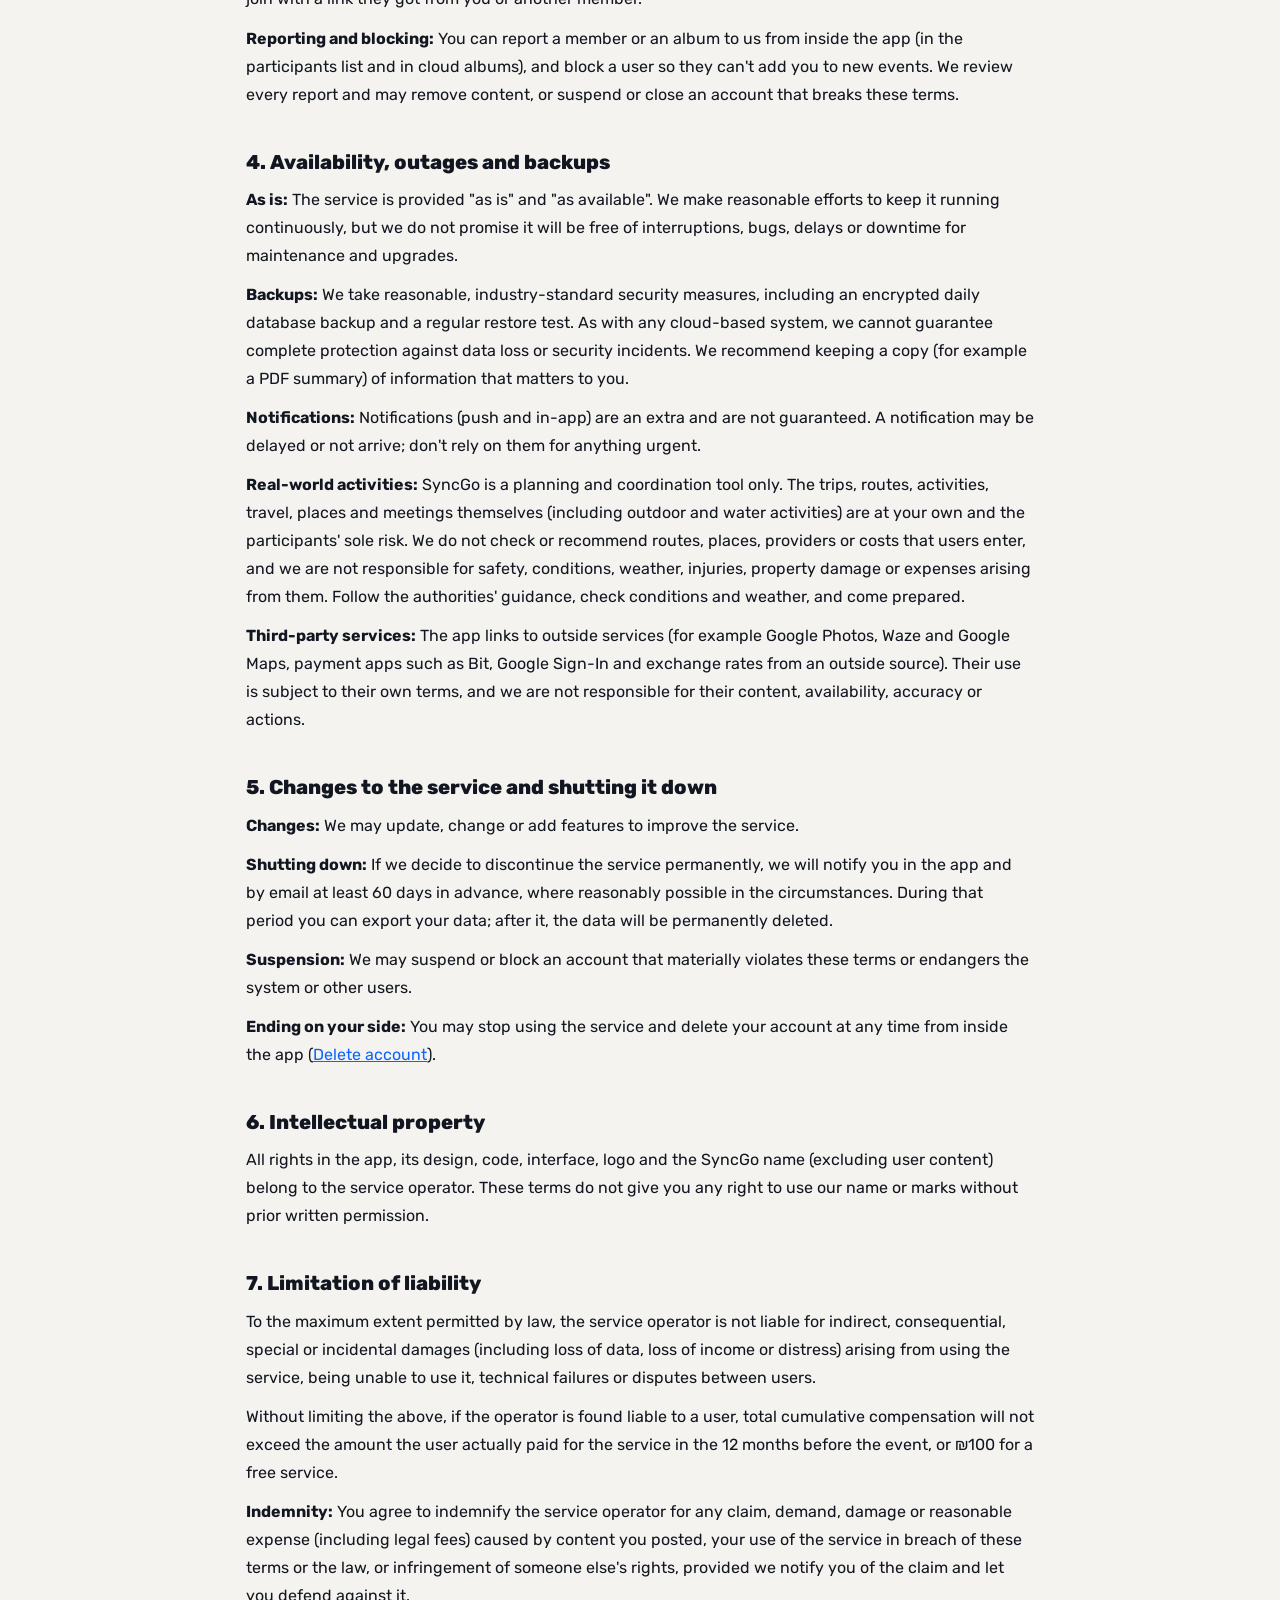
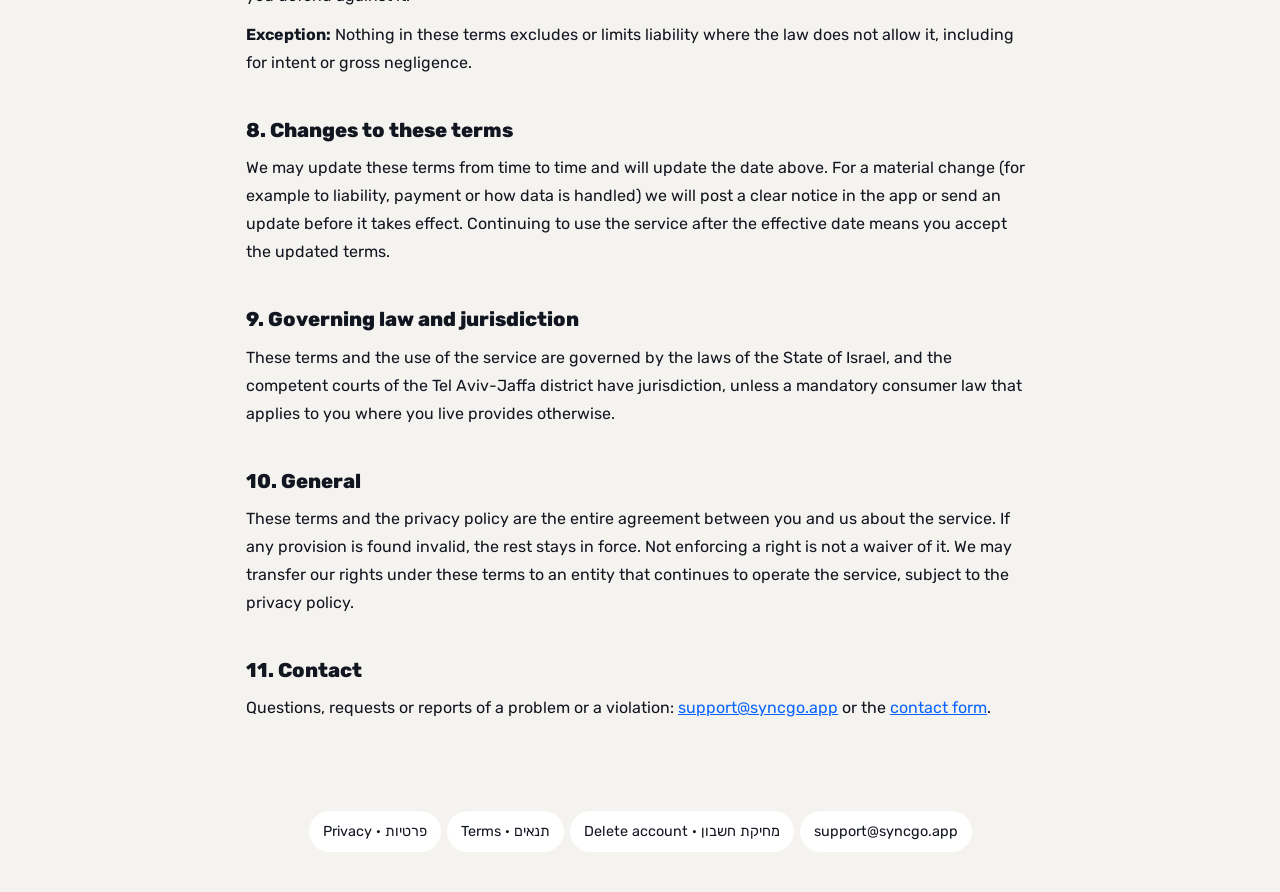
<file: terms.html>
<!doctype html>
<html lang="he" dir="rtl"><head><meta charset="utf-8">
<meta name="viewport" content="width=device-width,initial-scale=1">
<meta name="theme-color" content="#F5F3EF" media="(prefers-color-scheme: light)"><meta name="theme-color" content="#0E1015" media="(prefers-color-scheme: dark)"><link rel="icon" href="assets/img/logo.png">
<title>SyncGo</title><link rel="stylesheet" href="/assets/css/pages.css?v=20261126"><style>:root{--w:820px}</style></head><body>
<header><div class="bar"><a class="brand" href="/"><svg viewBox="28 30 152 132" aria-hidden="true"><defs><linearGradient id="lg" x1="0%" y1="100%" x2="100%" y2="0%"><stop offset="0%" stop-color="var(--logo-start)"/><stop offset="60%" stop-color="var(--logo-mid)"/><stop offset="100%" stop-color="var(--logo-end)"/></linearGradient></defs><path class="r" d="M 40,150 C 130,150 130,105 100,95 C 70,85 70,50 150,50" stroke="url(#lg)"/><circle class="d" cx="40" cy="150" r="9"/><polygon class="a" points="142,38 168,50 142,62"/></svg><span dir="ltr">Sync<b>Go</b></span></a><button id="lang" type="button">English</button></div></header>
<main>
<section lang-block="he" dir="rtl">
<h1>תנאי שימוש</h1><p class="meta">עודכן לאחרונה: 25 בנובמבר 2026</p>
<p>ברוכים הבאים ל-SyncGo ("האפליקציה" או "השירות"). התנאים האלה מסדירים את השימוש באפליקציה, באתר syncgo.app ובשירותים הנלווים שמפעיל מפעיל השירות ("המפעיל" או "אנחנו"). השימוש בשירות מהווה הסכמה לתנאים האלה ול<a href="privacy.html">מדיניות הפרטיות</a>. אם אינך מסכים להם, אל תשתמש בשירות. התנאים כתובים בלשון זכר מטעמי נוחות ומתייחסים לכל המגדרים.</p>

<h2>1. השירות, גיל וחשבון</h2>
<p><b>השירות:</b> SyncGo עוזרת לקבוצות לתאם טיולים ואירועים: משתתפים, מסלול, משימות, רשימות ציוד וקניות, ומעקב וחלוקה של הוצאות משותפות. השירות ניתן כיום בחינם.</p>
<p><b>גיל:</b> השימוש מותר מגיל 13 ומעלה. אם גילך מתחת ל-18, השימוש מותר רק בהסכמת הורה או אפוטרופוס.</p>
<p><b>החשבון שלך:</b> ההרשמה נעשית עם כתובת אימייל או חשבון Google. מספר טלפון אינו חובה, ואפשר להוסיף אותו בכל עת. הוא מאפשר לחברים למצוא אותך דרך אנשי הקשר שלהם ולצרף אותך לאירועים. עליך למסור פרטים נכונים, לשמור על המכשיר ועל הגישה לחשבון, ואתה אחראי לפעולות שנעשות בו. לשימוש מלא בשירות נדרש חיבור לאינטרנט. בלי חיבור אפשר רק לצפות במה שכבר נשמר בטלפון.</p>

<h2>2. חישובי הוצאות, ולא ייעוץ פיננסי</h2>
<p><b>כלי עזר בלבד:</b> חלוקת ההוצאות, המרות המטבע, המאזנים והסיכומים באפליקציה (כולל סיכום האירוע כ-PDF) מחושבים לפי הנתונים שהמשתמשים הזינו ולפי שערים ממקור חיצוני, ברגע החישוב. הם נועדו לנוחות ולתיאום בין המשתמשים, ואינם ייעוץ פיננסי, חשבונאי או משפטי, ואינם קבלה או מסמך חשבונאי.</p>
<p><b>לבדוק לפני שמסתמכים:</b> כדאי לבדוק סכומים, מועדים ונתונים חשובים לפני שמסתמכים עליהם או מעבירים כסף בפועל.</p>
<p><b>אנחנו לא צד להעברות כסף:</b> SyncGo אינה מוסד פיננסי, אינה מעבירה או מחזיקה כספים ואינה צד להעברות או להתחשבנויות בין המשתמשים, שנעשות מחוץ לאפליקציה (למשל באפליקציית תשלומים). מחלוקת כספית או אישית בין משתתפים היא ביניהם.</p>

<h2>3. התוכן שלך ושימוש מותר</h2>
<p><b>התוכן שלך שייך לך:</b> המידע, הרשימות, ההוצאות והקישורים שאתה מזין ("תוכן משתמש") נשארים שלך. אתה נותן לנו רישיון מוגבל לאחסן, לעבד ולהציג אותם רק כדי להפעיל את השירות עבורך ועבור חברי האירועים שבהם הם נמצאים.</p>
<p><b>שיתוף:</b> קישורים לאלבומים מובילים לשירותים חיצוניים, והאחריות עליהם היא של מי ששיתף אותם. כשאתה מעתיק פריטים לאירוע אחר או משתף את סיכום האירוע (PDF) מחוץ לאפליקציה, אתה אחראי לכך שמותר לך לשתף את מה שבו עם מי ששלחת אליו.</p>
<p><b>אסור:</b></p>
<ul>
<li>להשתמש בשירות בניגוד לחוק, להטריד, לשלוח ספאם, או להעלות תוכן פוגעני, מטעה או מפר זכויות (כולל זכויות יוצרים ופרטיות של אחרים);</li>
<li>לפגוע בשרתים, באבטחה או בשימוש של אחרים, כולל בוטים, סקריפטים אוטומטיים, עומס חריג או ניסיון לעקוף מגבלות;</li>
<li>לנסות לפרוץ, לפענח, להעתיק או לבצע הנדסה לאחור לקוד, אלא במידה שהחוק מתיר במפורש.</li>
</ul>
<p><b>קישורי הזמנה:</b> כל מי שמחזיק בקישור הזמנה לאירוע ומחובר ל-SyncGo יכול להצטרף אליו בזמן שהקישור בתוקף. שתף אותו רק עם מי שאתה רוצה באירוע. אנחנו לא אחראים להצטרפות של מי שקיבל את הקישור ממך או ממשתתף אחר.</p>
<p><b>דיווח וחסימה:</b> אפשר לדווח לנו מתוך האפליקציה על משתתף או על אלבום (ברשימת המשתתפים ובאלבומי הענן), ולחסום משתמש כך שלא יוכל לצרף אותך לאירועים חדשים. אנחנו בודקים כל דיווח, ורשאים להסיר תוכן או להשעות או לסגור חשבון שמפר את התנאים האלה.</p>

<h2>4. זמינות, תקלות וגיבוי</h2>
<p><b>כמות שהוא:</b> השירות ניתן "כפי שהוא" (AS IS) ו"כפי שהוא זמין" (AS AVAILABLE). אנחנו עושים מאמץ סביר לשמור שהוא יפעל ברציפות, אבל לא מתחייבים שיפעל בלי הפרעות, באגים, עיכובים או השבתות לתחזוקה ולשדרוגים.</p>
<p><b>גיבוי:</b> אנחנו נוקטים אמצעי אבטחה סבירים ומקובלים, כולל גיבוי יומי מוצפן של מסד הנתונים ובדיקת שחזור קבועה. כמו בכל מערכת מבוססת ענן, אי אפשר להבטיח הגנה מוחלטת מפני אובדן מידע או אירוע אבטחה. מומלץ לשמור עותק (למשל סיכום PDF) של מידע שחשוב לך.</p>

<p><b>התראות:</b> התראות (push ובתוך האפליקציה) נשלחות כשירות נוסף ואינן מובטחות. ייתכן שהתראה תתעכב או לא תגיע, ואין להסתמך עליהן לעניינים דחופים.</p>
<p><b>פעילות בעולם האמיתי:</b> SyncGo היא כלי תכנון ותיאום בלבד. הטיולים, המסלולים, הפעילויות, הנסיעות, המקומות והמפגשים עצמם (כולל פעילות בטבע ובמים) נעשים על אחריותך ועל אחריות המשתתפים בלבד. אנחנו לא בודקים ולא ממליצים על מסלולים, מקומות, ספקים או עלויות שמשתמשים מזינים, ולא אחראים לבטיחות, לתנאי שטח, למזג אוויר, לפציעות, לנזק לרכוש או להוצאות שנובעים מהם. יש לפעול לפי הנחיות הרשויות, לבדוק תנאים ומזג אוויר ולהצטייד כנדרש.</p>
<p><b>שירותים של צד שלישי:</b> האפליקציה מקשרת לשירותים חיצוניים (למשל Google Photos, Waze ו-Google Maps, אפליקציות תשלום כמו Bit, התחברות עם Google ושערי מטבע ממקור חיצוני). השימוש בהם כפוף לתנאים שלהם, ואנחנו לא אחראים לתוכן, לזמינות, לדיוק או לפעולות שלהם.</p>

<h2>5. שינויים בשירות וסגירתו</h2>
<p><b>שינויים:</b> אנחנו רשאים לעדכן, לשנות או להוסיף תכונות כדי לשפר את השירות.</p>
<p><b>סגירת השירות:</b> אם נחליט להפסיק את השירות לצמיתות, נודיע על כך באפליקציה ובאימייל לפחות 60 יום מראש, ככל שהדבר אפשרי וסביר בנסיבות. בתקופה הזו תוכל לייצא את המידע שלך, ואחריה המידע יימחק לצמיתות.</p>
<p><b>השעיית חשבון:</b> אנחנו רשאים להשעות או לחסום חשבון שמפר את התנאים באופן מהותי או מסכן את המערכת או משתמשים אחרים.</p>
<p><b>סיום מצדך:</b> אפשר להפסיק להשתמש ולמחוק את החשבון בכל עת מתוך האפליקציה (<a href="delete-account.html">מחיקת חשבון</a>).</p>

<h2>6. קניין רוחני</h2>
<p>כל הזכויות באפליקציה, בעיצוב, בקוד, בממשק, בלוגו ובשם SyncGo (למעט תוכן משתמשים) שייכות למפעיל השירות. התנאים לא נותנים לך זכות להשתמש בשם או בסימנים שלנו בלי אישור מראש ובכתב.</p>

<h2>7. הגבלת אחריות</h2>
<p>במידה המרבית שהדין מתיר, מפעיל השירות לא יישא באחריות לנזק עקיף, תוצאתי, מיוחד או נלווה (כולל אובדן נתונים, אובדן הכנסות או עוגמת נפש) שנובע מהשימוש בשירות, מחוסר האפשרות להשתמש בו, מתקלות טכניות או מסכסוכים בין משתמשים.</p>
<p>מבלי לגרוע מהאמור, אם תקום למפעיל אחריות כלפי משתמש, סך הפיצוי המצטבר לא יעלה על הסכום ששילם המשתמש בפועל עבור השירות ב-12 החודשים שלפני האירוע, ובשירות חינמי, על 100 ₪.</p>
<p><b>שיפוי:</b> אתה מתחייב לשפות את מפעיל השירות בגין כל תביעה, דרישה, נזק או הוצאה סבירה (כולל שכר טרחת עורך דין) שייגרמו לו בשל תוכן שהעלית, שימוש שלך בשירות בניגוד לתנאים או לדין, או פגיעה בזכויות של אחר, ובלבד שנודיע לך על התביעה ונאפשר לך להתגונן מפניה.</p>
<p><b>חריג:</b> שום דבר בתנאים האלה לא שולל או מגביל אחריות במקרים שבהם הדין אינו מתיר זאת, כולל זדון או רשלנות חמורה.</p>

<h2>8. שינויים בתנאים</h2>
<p>אנחנו רשאים לעדכן את התנאים מעת לעת ונעדכן את התאריך בראש העמוד. בשינוי מהותי (למשל באחריות, בתשלום או באופן הטיפול במידע) נפרסם הודעה ברורה באפליקציה או נשלח עדכון לפני שהשינוי ייכנס לתוקף. המשך השימוש אחרי מועד הכניסה לתוקף מהווה הסכמה לתנאים המעודכנים.</p>

<h2>9. דין וסמכות שיפוט</h2>
<p>על התנאים ועל השימוש בשירות יחולו דיני מדינת ישראל, וסמכות השיפוט תהיה לבתי המשפט המוסמכים במחוז תל אביב-יפו, אלא אם דין מגן שחל עליך במקום מגוריך קובע אחרת.</p>

<h2>10. שונות</h2>
<p>התנאים האלה ומדיניות הפרטיות הם ההסכם המלא בינך לבינינו לגבי השירות. אם הוראה כלשהי תימצא בלתי תקפה, שאר ההוראות יישארו בתוקף. אי-אכיפה של זכות לא תיחשב ויתור עליה. אנחנו רשאים להעביר את זכויותינו לפי התנאים לגוף שימשיך להפעיל את השירות, בכפוף למדיניות הפרטיות.</p>

<h2>11. יצירת קשר</h2>
<p>שאלות, בקשות או דיווח על תקלה או הפרה: <a href="mailto:support@syncgo.app">support@syncgo.app</a> או <a href="contact.html">טופס יצירת הקשר</a>.</p>
</section>
<section lang-block="en" dir="ltr">
<h1>Terms of Use</h1><p class="meta">Last updated: 2026-11-25</p>
<p>Welcome to SyncGo (the "app" or the "service"). These terms govern your use of the app, the syncgo.app website and related services run by the service operator (the "operator", "we" or "us"). By using the service you agree to these terms and to our <a href="privacy.html">Privacy Policy</a>. If you do not agree, please do not use the service.</p>

<h2>1. The service, age and your account</h2>
<p><b>The service:</b> SyncGo helps groups coordinate trips and events: participants, itinerary, tasks, gear and shopping lists, and tracking and splitting shared expenses. The service is currently free.</p>
<p><b>Age:</b> You must be at least 13 years old. If you are under 18, you may use the service only with the consent of a parent or legal guardian.</p>
<p><b>Your account:</b> You sign up with an email address or a Google account. A phone number is optional and can be added at any time; it lets friends find you through their contacts and add you to events. Provide accurate information, keep your device and access to your account secure, and you are responsible for activity under your account. Full use of the service needs an internet connection; without one you can only view what is already saved on your phone.</p>

<h2>2. Expense calculations, not financial advice</h2>
<p><b>A helper tool:</b> Expense splits, currency conversions, balances and summaries in the app (including the event summary PDF) are calculated from the data users entered and from rates from an external source, at the time of calculation. They are meant for convenience and coordination, are not financial, accounting or legal advice, and are not a receipt or an accounting document.</p>
<p><b>Check before you rely on it:</b> Please double-check important amounts, dates and data before relying on them or transferring money.</p>
<p><b>We are not a party to payments:</b> SyncGo is not a financial institution, does not move or hold money, and is not a party to payments or settlements between users, which happen outside the app (for example in a payments app). Money or personal disputes between participants are between them.</p>

<h2>3. Your content and acceptable use</h2>
<p><b>Your content is yours:</b> The information, lists, expenses and links you enter ("user content") remain yours. You give us a limited license to store, process and display them only to operate the service for you and for the members of the events they are in.</p>
<p><b>Sharing:</b> Album links point to external services and are the responsibility of whoever shared them. When you copy items into another event or share the event summary (PDF) outside the app, you are responsible for being allowed to share what it contains with the people you send it to.</p>
<p><b>You may not:</b></p>
<ul>
<li>use the service unlawfully, harass, spam, or upload offensive, misleading or infringing content (including others' copyright and privacy);</li>
<li>harm the servers, security or other people's use of the service, including bots, automated scripts, abnormal load or attempts to bypass limits;</li>
<li>attempt to break into, decompile, copy or reverse engineer the code, except to the extent the law expressly allows.</li>
</ul>
<p><b>Invite links:</b> Anyone who has an event's invite link and is signed in to SyncGo can join the event while the link is valid. Share it only with people you want in the event. We are not responsible for people who join with a link they got from you or another member.</p>
<p><b>Reporting and blocking:</b> You can report a member or an album to us from inside the app (in the participants list and in cloud albums), and block a user so they can't add you to new events. We review every report and may remove content, or suspend or close an account that breaks these terms.</p>

<h2>4. Availability, outages and backups</h2>
<p><b>As is:</b> The service is provided "as is" and "as available". We make reasonable efforts to keep it running continuously, but we do not promise it will be free of interruptions, bugs, delays or downtime for maintenance and upgrades.</p>
<p><b>Backups:</b> We take reasonable, industry-standard security measures, including an encrypted daily database backup and a regular restore test. As with any cloud-based system, we cannot guarantee complete protection against data loss or security incidents. We recommend keeping a copy (for example a PDF summary) of information that matters to you.</p>

<p><b>Notifications:</b> Notifications (push and in-app) are an extra and are not guaranteed. A notification may be delayed or not arrive; don't rely on them for anything urgent.</p>
<p><b>Real-world activities:</b> SyncGo is a planning and coordination tool only. The trips, routes, activities, travel, places and meetings themselves (including outdoor and water activities) are at your own and the participants' sole risk. We do not check or recommend routes, places, providers or costs that users enter, and we are not responsible for safety, conditions, weather, injuries, property damage or expenses arising from them. Follow the authorities' guidance, check conditions and weather, and come prepared.</p>
<p><b>Third-party services:</b> The app links to outside services (for example Google Photos, Waze and Google Maps, payment apps such as Bit, Google Sign-In and exchange rates from an outside source). Their use is subject to their own terms, and we are not responsible for their content, availability, accuracy or actions.</p>

<h2>5. Changes to the service and shutting it down</h2>
<p><b>Changes:</b> We may update, change or add features to improve the service.</p>
<p><b>Shutting down:</b> If we decide to discontinue the service permanently, we will notify you in the app and by email at least 60 days in advance, where reasonably possible in the circumstances. During that period you can export your data; after it, the data will be permanently deleted.</p>
<p><b>Suspension:</b> We may suspend or block an account that materially violates these terms or endangers the system or other users.</p>
<p><b>Ending on your side:</b> You may stop using the service and delete your account at any time from inside the app (<a href="delete-account.html">Delete account</a>).</p>

<h2>6. Intellectual property</h2>
<p>All rights in the app, its design, code, interface, logo and the SyncGo name (excluding user content) belong to the service operator. These terms do not give you any right to use our name or marks without prior written permission.</p>

<h2>7. Limitation of liability</h2>
<p>To the maximum extent permitted by law, the service operator is not liable for indirect, consequential, special or incidental damages (including loss of data, loss of income or distress) arising from using the service, being unable to use it, technical failures or disputes between users.</p>
<p>Without limiting the above, if the operator is found liable to a user, total cumulative compensation will not exceed the amount the user actually paid for the service in the 12 months before the event, or ₪100 for a free service.</p>
<p><b>Indemnity:</b> You agree to indemnify the service operator for any claim, demand, damage or reasonable expense (including legal fees) caused by content you posted, your use of the service in breach of these terms or the law, or infringement of someone else's rights, provided we notify you of the claim and let you defend against it.</p>
<p><b>Exception:</b> Nothing in these terms excludes or limits liability where the law does not allow it, including for intent or gross negligence.</p>

<h2>8. Changes to these terms</h2>
<p>We may update these terms from time to time and will update the date above. For a material change (for example to liability, payment or how data is handled) we will post a clear notice in the app or send an update before it takes effect. Continuing to use the service after the effective date means you accept the updated terms.</p>

<h2>9. Governing law and jurisdiction</h2>
<p>These terms and the use of the service are governed by the laws of the State of Israel, and the competent courts of the Tel Aviv-Jaffa district have jurisdiction, unless a mandatory consumer law that applies to you where you live provides otherwise.</p>

<h2>10. General</h2>
<p>These terms and the privacy policy are the entire agreement between you and us about the service. If any provision is found invalid, the rest stays in force. Not enforcing a right is not a waiver of it. We may transfer our rights under these terms to an entity that continues to operate the service, subject to the privacy policy.</p>

<h2>11. Contact</h2>
<p>Questions, requests or reports of a problem or a violation: <a href="mailto:support@syncgo.app">support@syncgo.app</a> or the <a href="contact.html">contact form</a>.</p>
</section>
</main>
<footer><div class="bar"><a href="privacy.html">Privacy · פרטיות</a><a href="terms.html">Terms · תנאים</a>
<a href="delete-account.html">Delete account · מחיקת חשבון</a><a href="mailto:support@syncgo.app">support@syncgo.app</a></div></footer>
<script src="assets/js/legal.js?v=20261126"></script></body></html>
</file>
<file: assets/css/pages.css>
/* Shared style for the inner pages (privacy, terms, delete-account, contact, join), Redesign C (2026-11-26).
   Tokens = sync-gather/src/styles/_tokens.scss; keep in step with the <style> in index.html. */
@font-face{font-family:'Rubik';src:url(/assets/fonts/Rubik-VariableFont_wght.ttf) format('truetype');font-weight:300 900;font-display:swap}
:root{
  --bg:#F5F3EF;--sheet:#FFFFFF;--ink:#121620;--muted:#7B8190;--line:#E8E4DC;--soft:#F5F3EF;--shadow:rgba(40,30,20,.16);
  --btn:#121620;--btn-ink:#FFFFFF;--brand:#0A64FF;--ok:#15803D;--err:#DC2626;--hue:#DCE9FF;
  --logo-start:#0C1838;--logo-mid:#0066FE;--logo-end:#0088FF;
  color-scheme:light;
}
@media (prefers-color-scheme:dark){:root:not([data-theme="light"]){
  --bg:#0E1015;--sheet:#171A21;--ink:#F2F4F7;--muted:#8C93A3;--line:#262A33;--soft:#1F232C;--shadow:rgba(0,0,0,.5);
  --btn:#F2F4F7;--btn-ink:#0E1015;--brand:#4D9BFF;--ok:#4ADE80;--err:#F87171;--hue:#172741;
  --logo-start:#7FB2FF;--logo-mid:#4D9BFF;--logo-end:#3FA2FF;color-scheme:dark;
}}
:root[data-theme="dark"]{
  --bg:#0E1015;--sheet:#171A21;--ink:#F2F4F7;--muted:#8C93A3;--line:#262A33;--soft:#1F232C;--shadow:rgba(0,0,0,.5);
  --btn:#F2F4F7;--btn-ink:#0E1015;--brand:#4D9BFF;--ok:#4ADE80;--err:#F87171;--hue:#172741;
  --logo-start:#7FB2FF;--logo-mid:#4D9BFF;--logo-end:#3FA2FF;color-scheme:dark;
}
*{box-sizing:border-box}html{-webkit-text-size-adjust:100%}
body{margin:0;background:var(--bg);color:var(--ink);font:16px/1.75 Rubik,system-ui,-apple-system,"Segoe UI",Arial,sans-serif}
a{color:var(--brand)}

header{position:sticky;top:0;z-index:2;background:color-mix(in srgb,var(--bg) 82%,transparent);backdrop-filter:blur(16px);-webkit-backdrop-filter:blur(16px)}
.bar{max-width:var(--w,820px);margin:auto;display:flex;align-items:center;justify-content:space-between;padding:14px 16px}
.brand{display:flex;gap:10px;align-items:center;color:var(--ink);text-decoration:none;font-weight:800;font-size:1.3rem;letter-spacing:-.02em}
.brand b{color:var(--brand)}
.brand svg{width:36px;height:32px;overflow:visible}
.brand .r{fill:none;stroke-width:13;stroke-linecap:round}.brand .d{fill:var(--logo-start)}.brand .a{fill:var(--logo-end)}
#lang{background:var(--sheet);color:var(--ink);border:0;border-radius:999px;height:44px;padding:0 18px;font:700 .9rem Rubik,sans-serif;cursor:pointer;box-shadow:0 6px 18px -8px var(--shadow)}

main{max-width:var(--w,820px);margin:auto;padding:24px 16px 64px}
h1{font-size:clamp(2rem,5vw,2.8rem);line-height:1.1;letter-spacing:-.025em;font-weight:800;margin:.3em 0 .3em}
h2{font-size:1.25rem;line-height:1.3;font-weight:800;margin:2em 0 .5em}
.meta{color:var(--muted);font-size:.92rem}
p{margin:.7em 0}
.card{background:var(--sheet);border:0;border-radius:24px;padding:18px 22px;margin:18px 0}
table{width:100%;border-collapse:collapse;font-size:.95rem;background:var(--sheet);border-radius:20px;overflow:hidden}
td,th{border-bottom:1px solid var(--line);padding:10px 12px;text-align:start;vertical-align:top}
tr:last-child td{border-bottom:0}
th{color:var(--muted);font-weight:600}
ol li,ul li{margin:.3em 0}

/* forms (contact) */
label{display:block;font-size:.9rem;color:var(--muted);margin:16px 0 6px;font-weight:500}
input,select,textarea{width:100%;background:var(--sheet);color:var(--ink);border:1.5px solid transparent;border-radius:18px;padding:14px 16px;font:inherit;outline:none}
input:focus,select:focus,textarea:focus{border-color:var(--ink)}
textarea{min-height:150px;resize:vertical}
.send{margin-top:22px;width:100%;height:56px;border-radius:999px;background:var(--btn);color:var(--btn-ink);font:700 1.02rem Rubik,sans-serif;border:0;cursor:pointer}
.send:disabled{opacity:.6}
/* honeypot: out of sight without a far-off position (left:-9999px made RTL pages scroll sideways) */
.hp{position:absolute;width:1px;height:1px;overflow:hidden;clip-path:inset(50%);white-space:nowrap;opacity:0}
.msg{margin-top:14px;font-weight:600}.msg.ok{color:var(--ok)}.msg.err{color:var(--err)}
.note{font-size:.88rem;color:var(--muted);margin-top:16px}

/* join */
.join{text-align:center}
.join .obj{width:150px;height:auto;margin:8px auto 0;display:block;filter:drop-shadow(0 18px 18px rgba(0,0,0,.12))}
.cta{display:flex;align-items:center;justify-content:center;margin:24px auto 10px;max-width:360px;height:58px;border-radius:999px;background:var(--btn);color:var(--btn-ink);font-weight:700;text-decoration:none;font-size:1.05rem}
.ghost{display:flex;align-items:center;justify-content:center;margin:0 auto;max-width:360px;height:52px;border-radius:999px;background:var(--sheet);color:var(--ink);text-decoration:none;font-weight:600}
.join .card{text-align:start;font-size:.95rem}
.join .card ol{margin:.4em 0;padding-inline-start:1.2em}
.join p{color:var(--muted)}
.bad{display:none}body.invalid .ok{display:none}body.invalid .bad{display:block}

footer{color:var(--muted);font-size:.9rem}
footer .bar{flex-wrap:wrap;gap:6px;justify-content:center;padding-bottom:40px}
footer a{color:var(--ink);text-decoration:none;background:var(--sheet);padding:8px 14px;border-radius:999px}
footer a:hover{background:var(--btn);color:var(--btn-ink)}
[lang-block]{display:none}html[lang=he] [lang-block=he],html[lang=en] [lang-block=en]{display:block}
</file>
